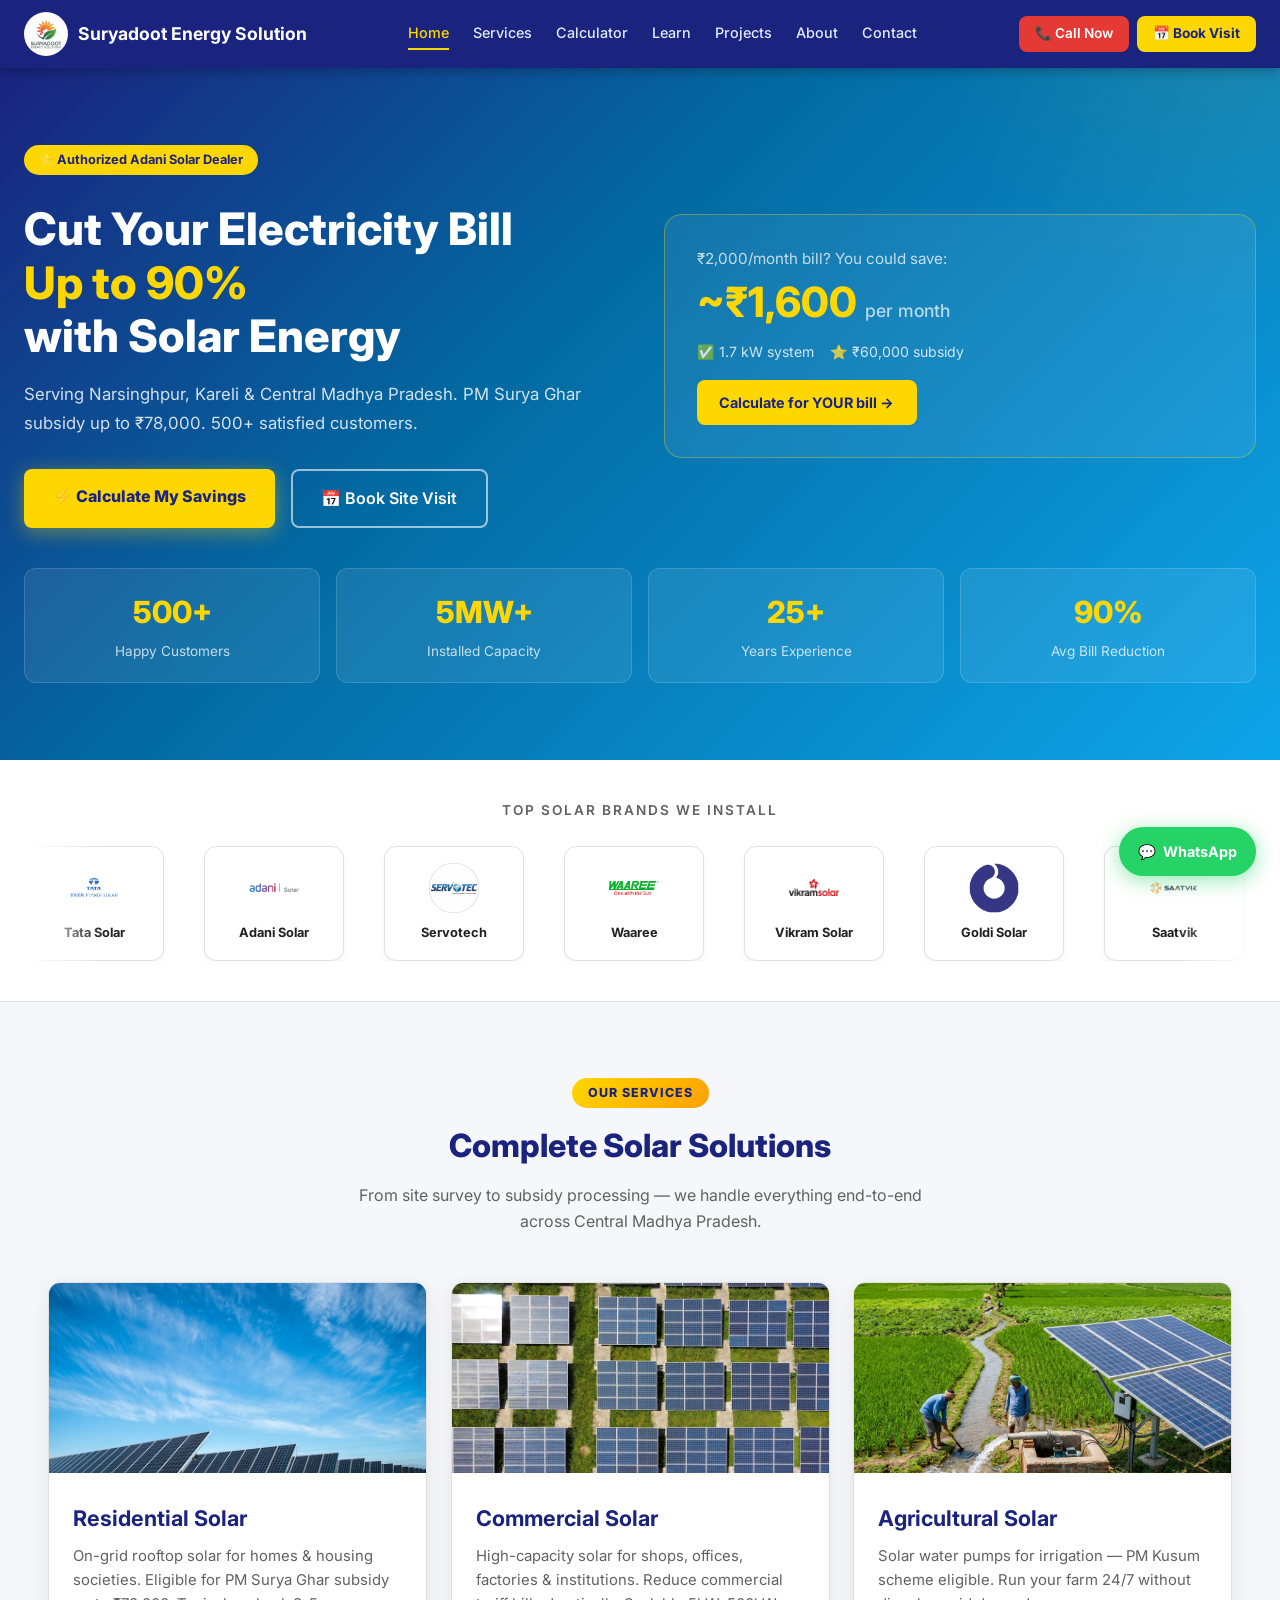
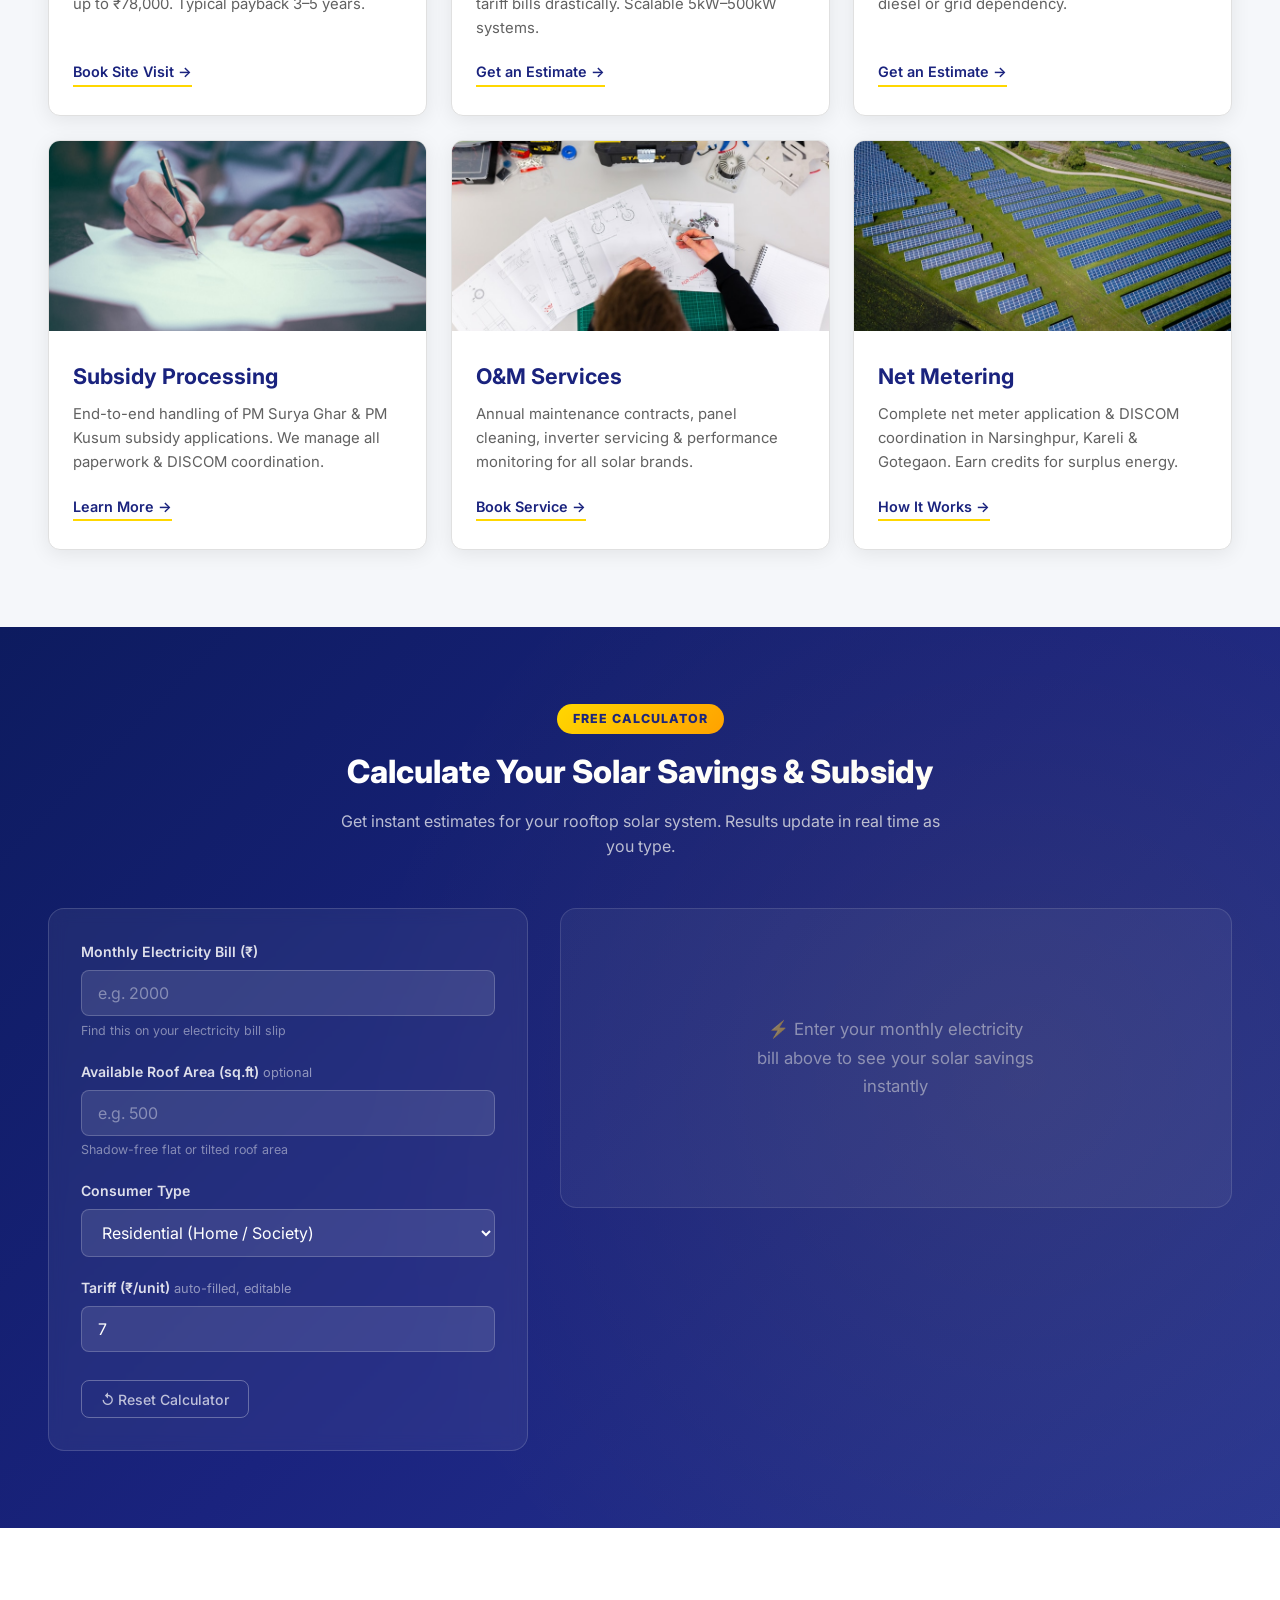
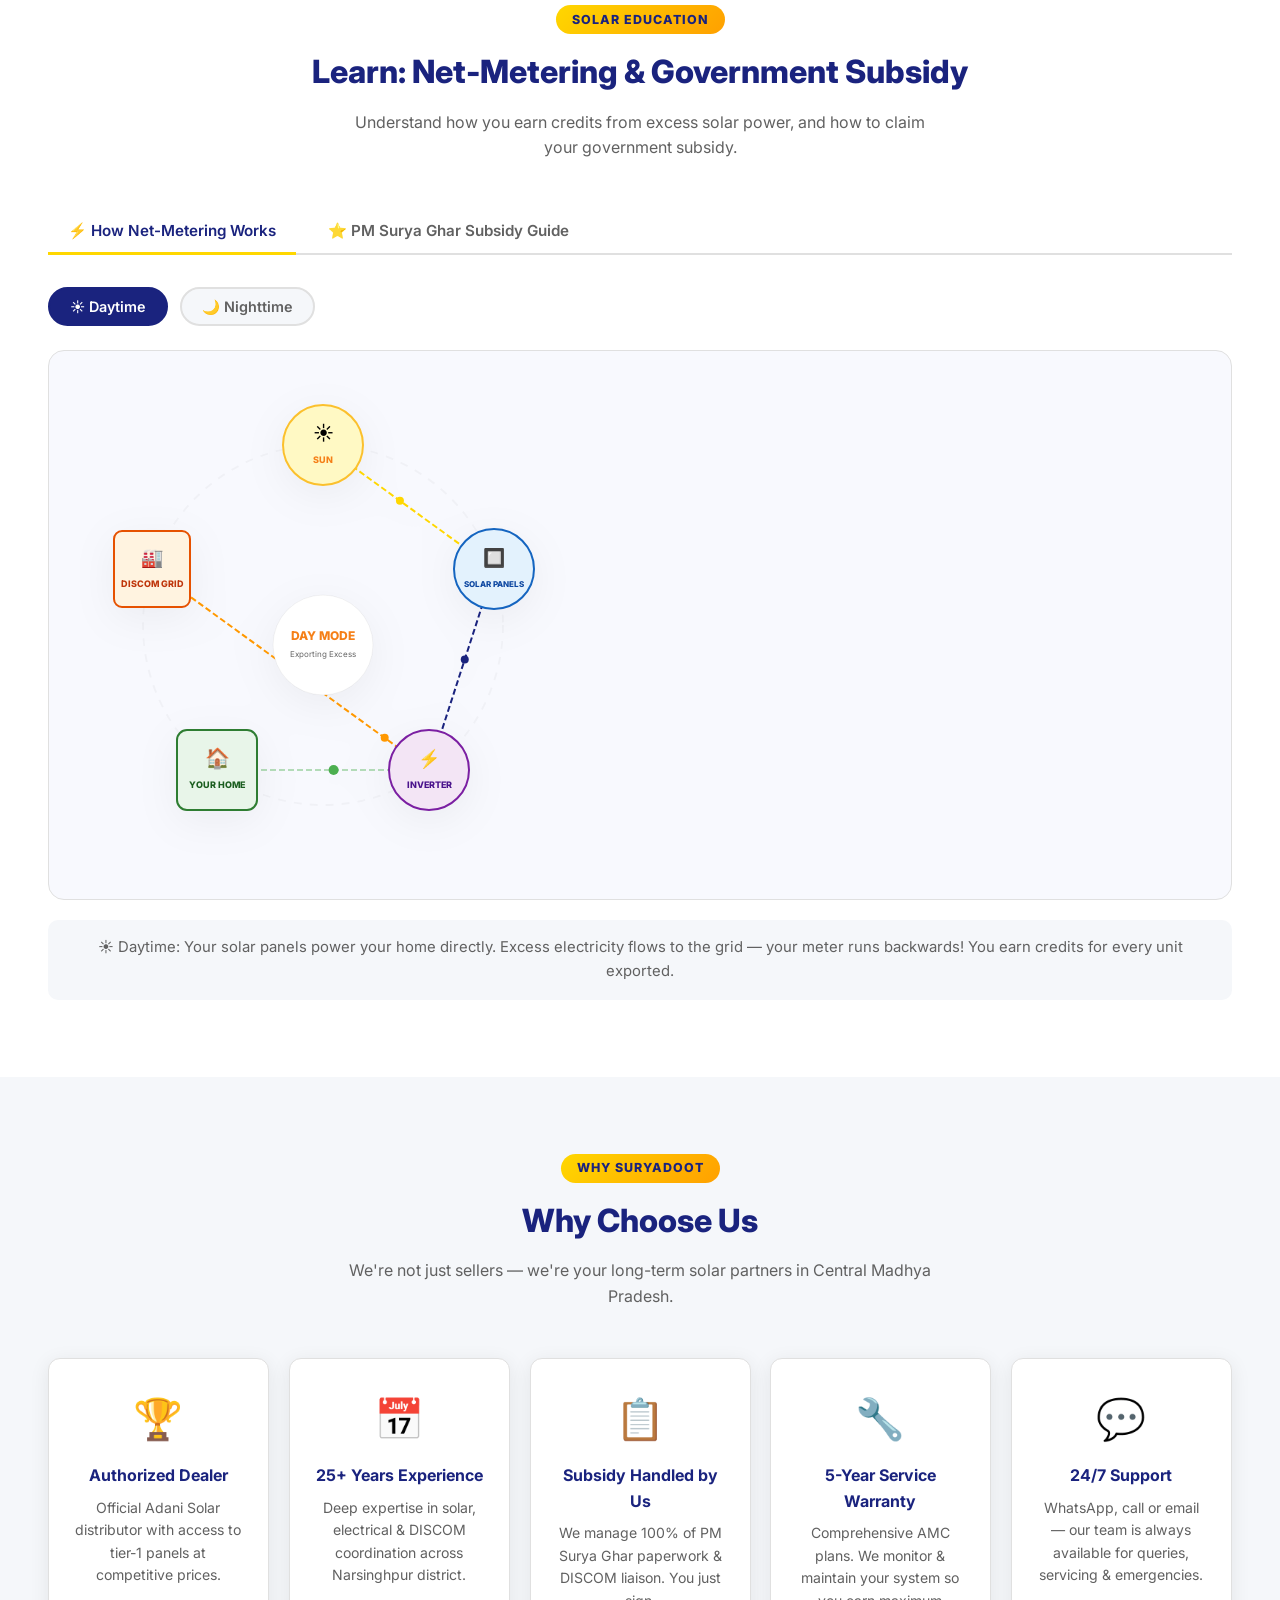
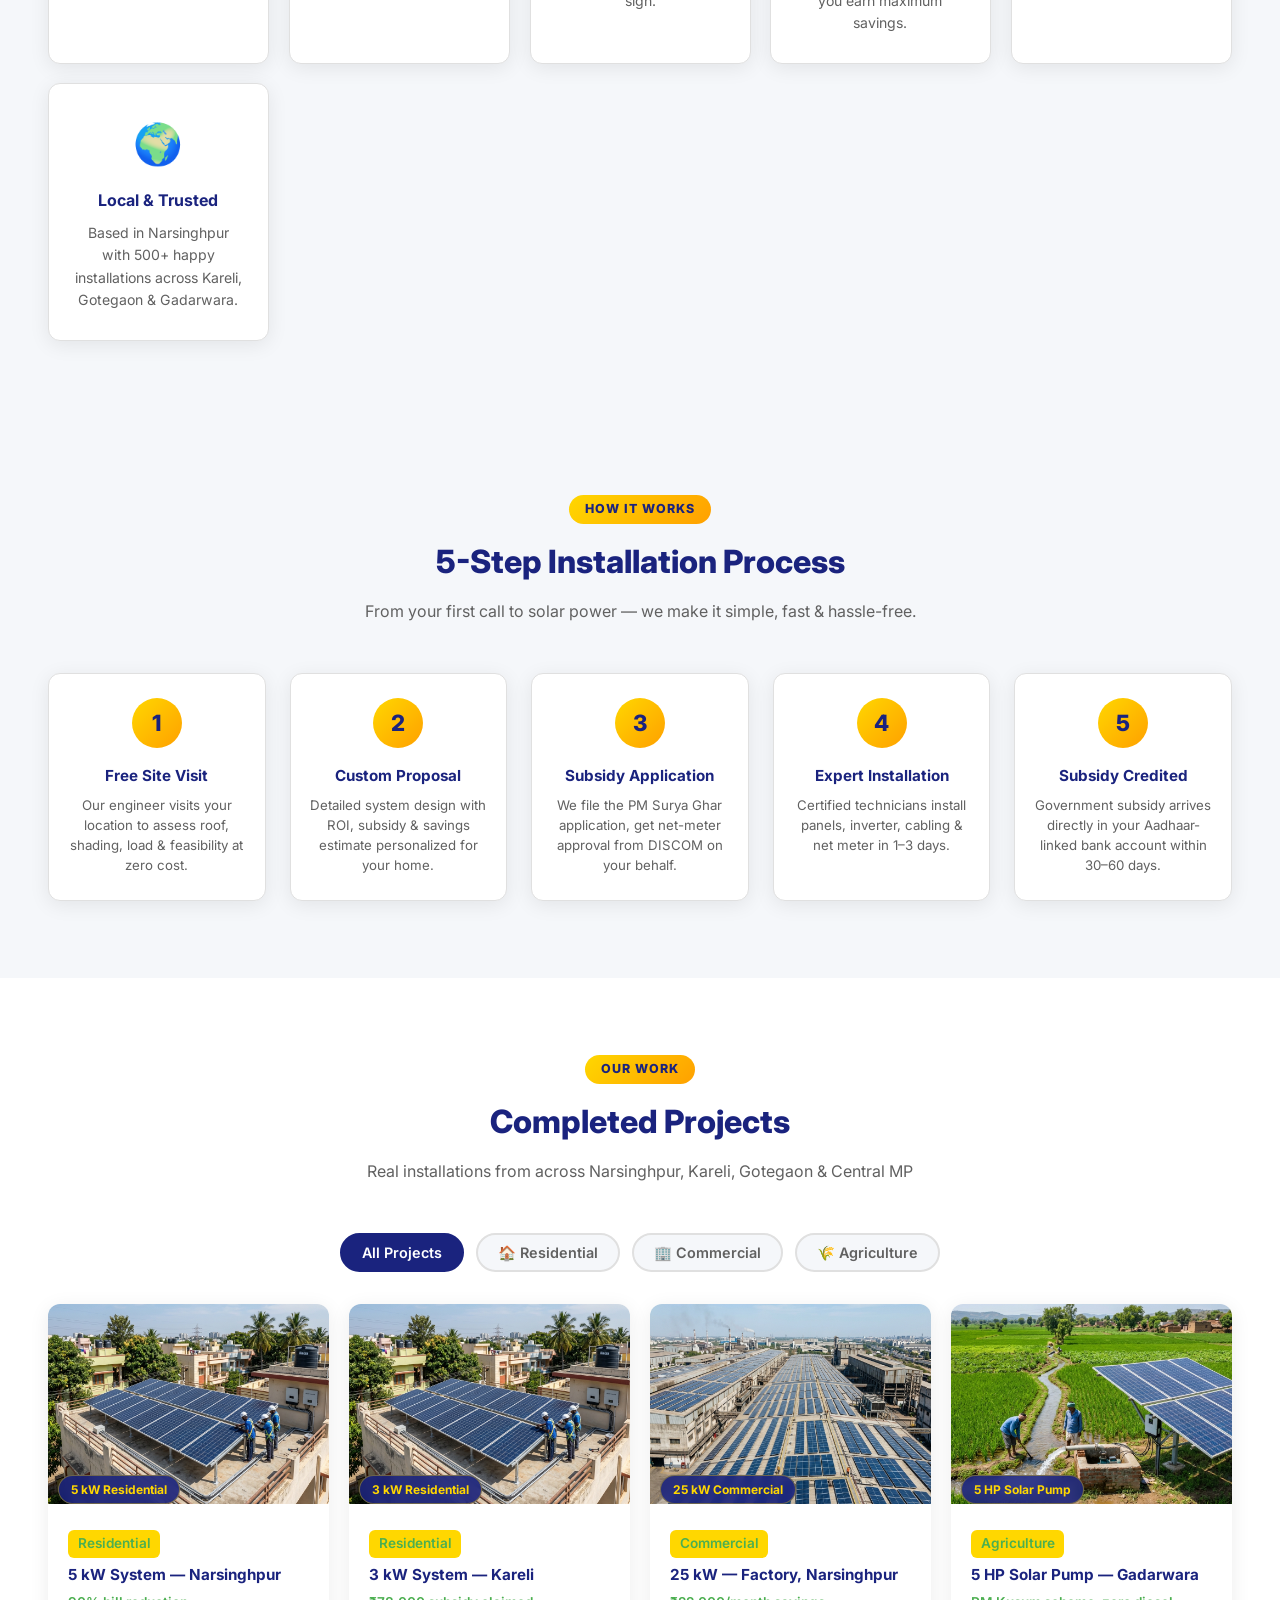
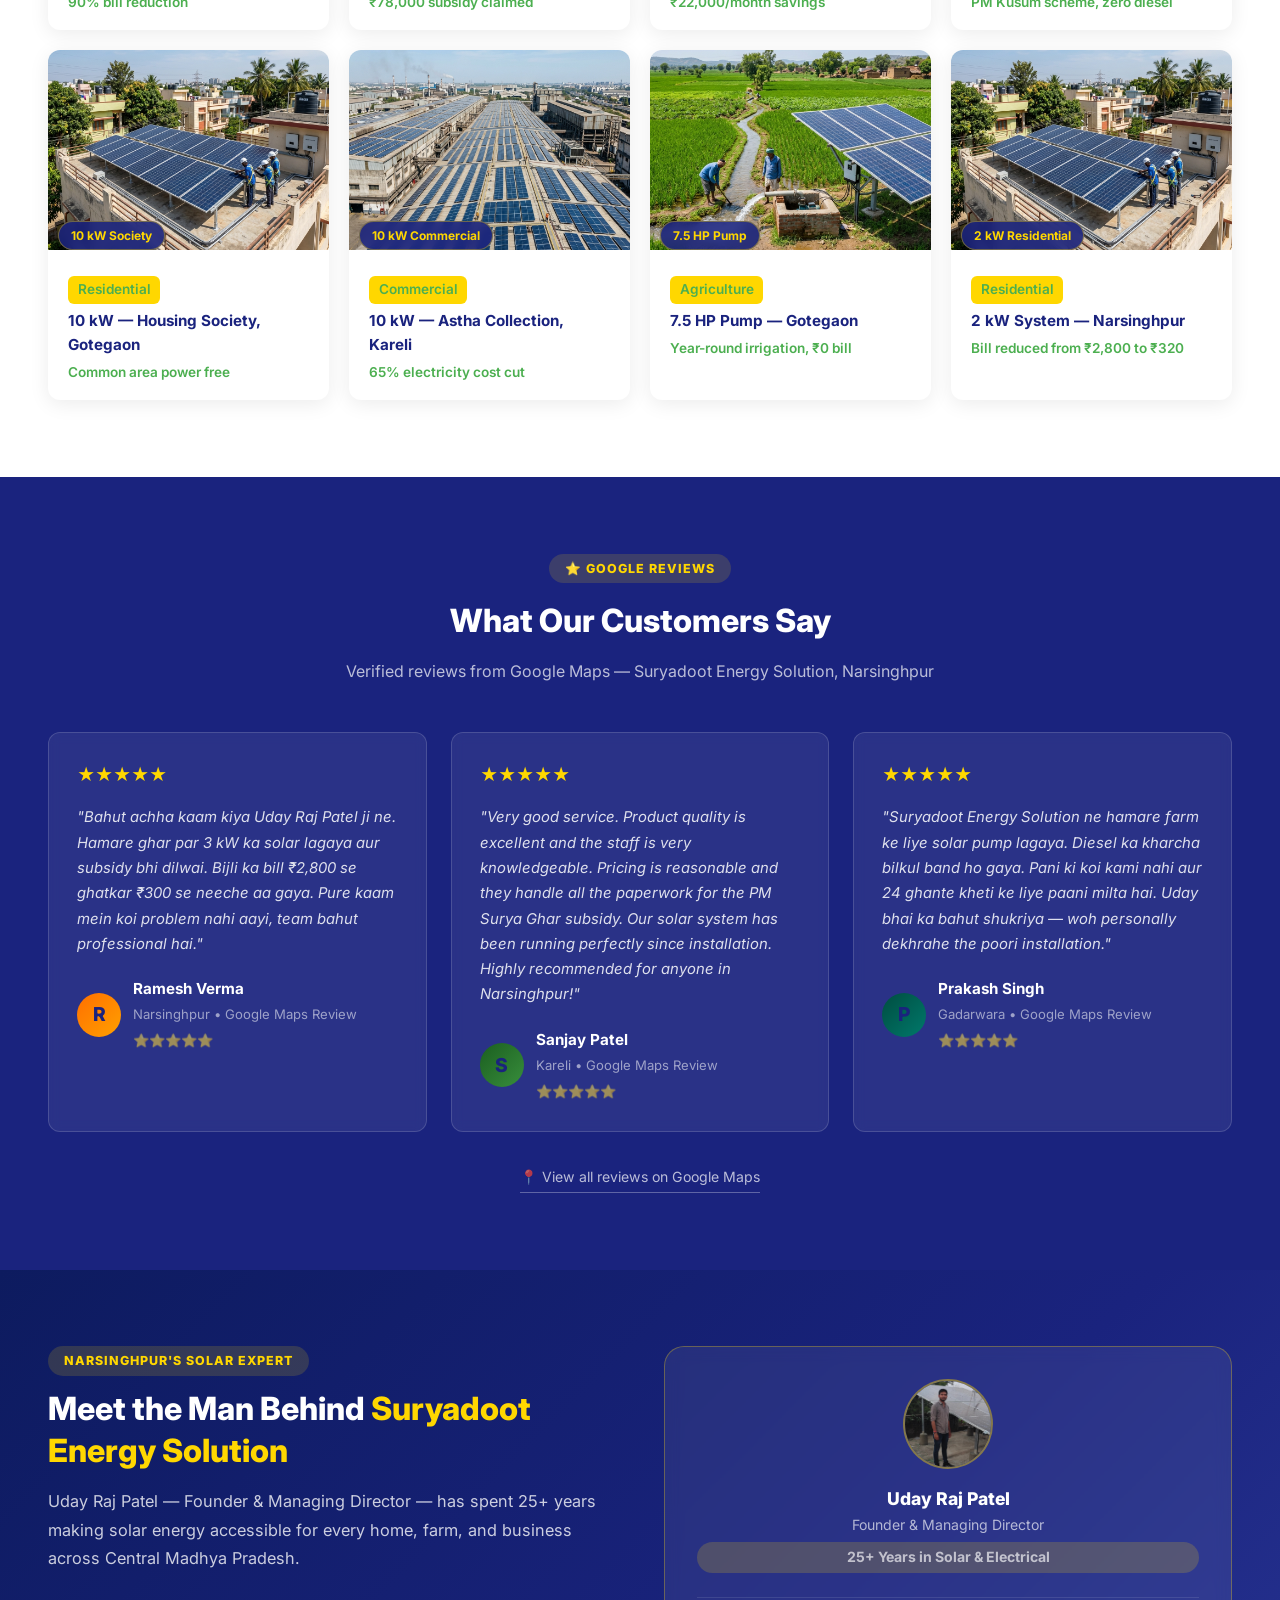
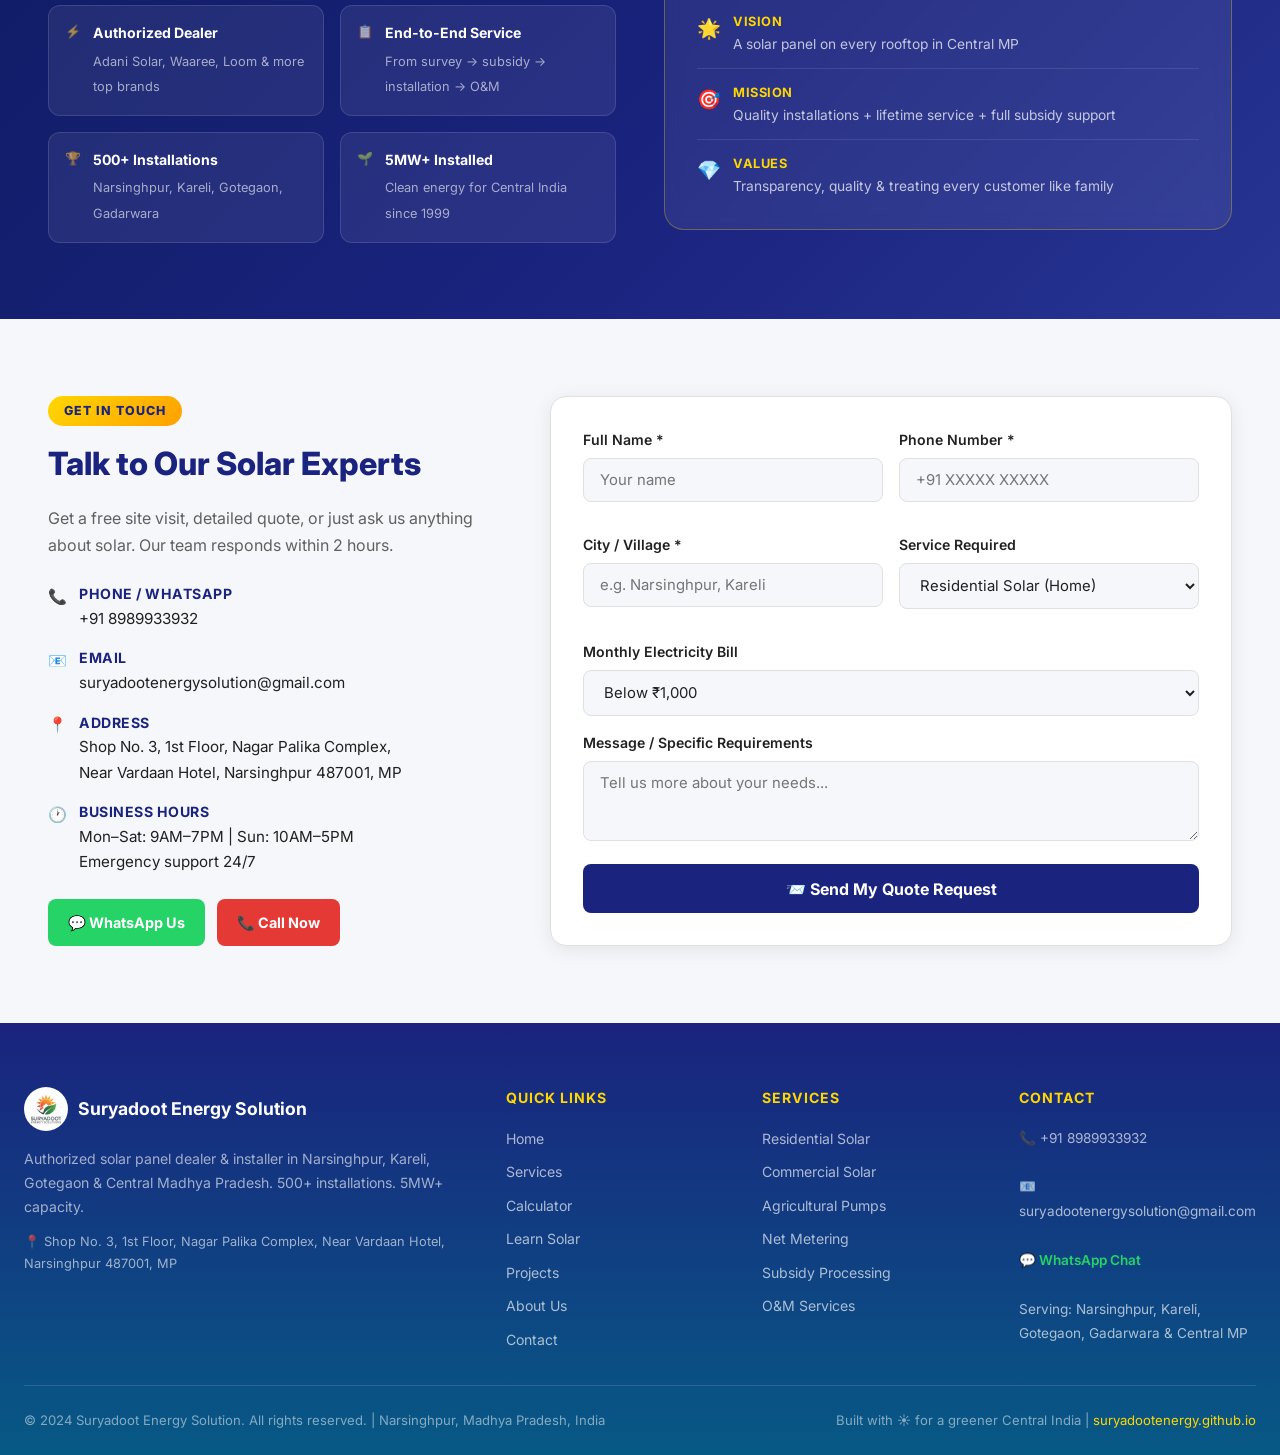
<file: index.html>
<!DOCTYPE html>
<html lang="en">

<head>
  <meta charset="UTF-8">
  <meta name="viewport" content="width=device-width, initial-scale=1.0">
  <meta http-equiv="X-UA-Compatible" content="IE=edge">
  <title>Solar Panel Dealer in Narsinghpur | Subsidy &amp; ROI Calculator | Suryadoot Energy Solution</title>
  <meta name="description"
    content="Calculate solar savings &amp; PM Surya Ghar subsidy instantly. Suryadoot Energy Solution — authorized solar dealer in Narsinghpur, Kareli, Gotegaon. 500+ installations. Free site visit.">
  <meta name="keywords"
    content="solar panel Narsinghpur, PM Surya Ghar subsidy MP, solar dealer Kareli, rooftop solar Madhya Pradesh, Adani solar dealer, net metering MP">
  <link rel="canonical" href="https://suryadootenergy.github.io/">
  <meta property="og:type" content="website">
  <meta property="og:url" content="https://suryadootenergy.github.io/">
  <meta property="og:title" content="Calculate Solar Savings &amp; Subsidy – Suryadoot Energy Solution">
  <meta property="og:description"
    content="Instant solar ROI + PM Surya Ghar subsidy calculator. 500+ satisfied customers in Central India.">
  <meta property="og:image" content="https://suryadootenergy.github.io/assets/images/og-banner.webp">
  <meta property="og:locale" content="en_IN">
  <meta name="twitter:card" content="summary_large_image">
  <meta name="twitter:title" content="Solar Savings Calculator – Suryadoot Energy Solution">
  <meta name="twitter:image" content="https://suryadootenergy.github.io/assets/images/og-banner.webp">
  <link rel="icon" href="logo.jpg" type="image/jpeg">
  <link rel="apple-touch-icon" href="logo.jpg">
  <link rel="preconnect" href="https://fonts.googleapis.com">
  <link rel="preconnect" href="https://fonts.gstatic.com" crossorigin>
  <link href="https://fonts.googleapis.com/css2?family=Inter:wght@400;500;600;700;800&display=swap" rel="stylesheet">
  <link rel="stylesheet" href="style.css">
  <script type="application/ld+json">
  {"@context":"https://schema.org","@type":"LocalBusiness","name":"Suryadoot Energy Solution","description":"Authorized solar panel dealer and installer in Narsinghpur, MP.","url":"https://suryadootenergy.github.io/","telephone":"+91-8989933932","email":"suryadootenergysolution@gmail.com","address":{"@type":"PostalAddress","streetAddress":"Shop No.3, 1st Floor, Nagar Palika Complex, Near Vardaan Hotel","addressLocality":"Narsinghpur","addressRegion":"MP","postalCode":"487001","addressCountry":"IN"},"geo":{"@type":"GeoCoordinates","latitude":22.9497,"longitude":79.1931},"openingHoursSpecification":[{"@type":"OpeningHoursSpecification","dayOfWeek":["Monday","Tuesday","Wednesday","Thursday","Friday","Saturday"],"opens":"09:00","closes":"19:00"},{"@type":"OpeningHoursSpecification","dayOfWeek":"Sunday","opens":"10:00","closes":"17:00"}],"priceRange":"₹₹","areaServed":["Narsinghpur","Kareli","Gotegaon","Gadarwara","Central India"],"sameAs":[]}
  </script>
</head>

<body>

  <!-- NAVBAR -->
  <header id="navbar">
    <div class="nav-container">
      <a href="#home" class="nav-logo">
        <img src="logo.jpg" alt="Suryadoot Energy Solution" width="44" height="44">
        <span>Suryadoot Energy Solution</span>
      </a>
      <button class="nav-toggle" aria-label="Toggle menu" aria-expanded="false">☰</button>
      <nav class="nav-menu" id="navMenu">
        <a href="#home">Home</a>
        <a href="#services">Services</a>
        <a href="#calculator">Calculator</a>
        <a href="#learn">Learn</a>
        <a href="#projects">Projects</a>
        <a href="#about">About</a>
        <a href="#contact">Contact</a>
      </nav>
      <div class="nav-ctas">
        <a href="tel:+918989933932" class="btn-call btn-pulse">📞 Call Now</a>
        <a href="#contact" class="btn-primary">📅 Book Visit</a>
      </div>
    </div>
  </header>

  <!-- HERO -->
  <section id="home" class="hero-section">
    <div class="hero-container">
      <div class="hero-left">
        <span class="hero-badge">⭐ Authorized Adani Solar Dealer</span>
        <h1>Cut Your Electricity Bill<br><span class="hero-gold">Up to 90%</span><br>with Solar Energy</h1>
        <p class="hero-sub">Serving Narsinghpur, Kareli &amp; Central Madhya Pradesh. PM Surya Ghar subsidy up to
          ₹78,000. 500+ satisfied customers.</p>
        <div class="hero-ctas">
          <a href="#calculator" class="btn-hero-primary">⚡ Calculate My Savings</a>
          <a href="#contact" class="btn-hero-secondary">📅 Book Site Visit</a>
        </div>
      </div>
      <div class="hero-right">
        <div class="hero-teaser-card">
          <p class="teaser-label">₹2,000/month bill? You could save:</p>
          <div class="teaser-saving">~₹1,600 <span>per month</span></div>
          <div class="teaser-meta">
            <span>✅ 1.7 kW system</span>
            <span>⭐ ₹60,000 subsidy</span>
          </div>
          <a href="#calculator" class="btn-teaser">Calculate for YOUR bill →</a>
        </div>
      </div>
    </div>
    <div class="hero-stats">
      <div class="stat-item"><span class="stat-num">500+</span><span>Happy Customers</span></div>
      <div class="stat-item"><span class="stat-num">5MW+</span><span>Installed Capacity</span></div>
      <div class="stat-item"><span class="stat-num">25+</span><span>Years Experience</span></div>
      <div class="stat-item"><span class="stat-num">90%</span><span>Avg Bill Reduction</span></div>
    </div>
  </section>

  <!-- BRANDS -->
  <div class="brands-section">
    <h3>Top Solar Brands We Install</h3>
    <div class="brands-track-wrapper">
      <div class="brands-track">
        <div class="brand-item"><img src="assets/images/logos/Tata_Power_Solar_logo.png" alt="Tata Solar"><span>Tata
            Solar</span></div>
        <div class="brand-item"><img src="assets/images/logos/Adani_logo.png" alt="Adani Solar"><span>Adani Solar</span>
        </div>
        <div class="brand-item"><img src="assets/images/logos/Servotech_logo.jpeg"
            alt="Servotech"><span>Servotech</span></div>
        <div class="brand-item"><img src="assets/images/logos/Waaree_logo.png" alt="Waaree"><span>Waaree</span></div>
        <div class="brand-item"><img src="assets/images/logos/Vikram_Solar_logo.png" alt="Vikram Solar"><span>Vikram
            Solar</span></div>
        <div class="brand-item"><img src="assets/images/logos/Goldi_logo.png" alt="Goldi Solar"><span>Goldi Solar</span>
        </div>
        <div class="brand-item"><img src="assets/images/logos/Saatvik_logo.jpeg" alt="Saatvik"><span>Saatvik</span>
        </div>
        <div class="brand-item"><img src="assets/images/logos/Renewsys_logo.png" alt="Renewsys"><span>Renewsys</span>
        </div>
        <div class="brand-item"><img src="assets/images/logos/Loom_logo.jpeg" alt="Loom Solar"><span>Loom Solar</span>
        </div>
        <div class="brand-item"><img src="assets/images/logos/Patanjali_logo.png" alt="Patanjali"><span>Patanjali</span>
        </div>
        <div class="brand-item"><img src="assets/images/logos/Tata_Power_Solar_logo.png" alt="Tata Solar"><span>Tata
            Solar</span></div>
        <div class="brand-item"><img src="assets/images/logos/Adani_logo.png" alt="Adani Solar"><span>Adani Solar</span>
        </div>
        <div class="brand-item"><img src="assets/images/logos/Servotech_logo.jpeg"
            alt="Servotech"><span>Servotech</span></div>
        <div class="brand-item"><img src="assets/images/logos/Waaree_logo.png" alt="Waaree"><span>Waaree</span></div>
        <div class="brand-item"><img src="assets/images/logos/Vikram_Solar_logo.png" alt="Vikram Solar"><span>Vikram
            Solar</span></div>
        <div class="brand-item"><img src="assets/images/logos/Goldi_logo.png" alt="Goldi Solar"><span>Goldi Solar</span>
        </div>
        <div class="brand-item"><img src="assets/images/logos/Saatvik_logo.jpeg" alt="Saatvik"><span>Saatvik</span>
        </div>
        <div class="brand-item"><img src="assets/images/logos/Renewsys_logo.png" alt="Renewsys"><span>Renewsys</span>
        </div>
        <div class="brand-item"><img src="assets/images/logos/Loom_logo.jpeg" alt="Loom Solar"><span>Loom Solar</span>
        </div>
        <div class="brand-item"><img src="assets/images/logos/Patanjali_logo.png" alt="Patanjali"><span>Patanjali</span>
        </div>
      </div>
    </div>
  </div>

  <!-- SERVICES -->
  <section id="services" class="services-section section-fade">
    <div class="section-container">
      <div class="section-header">
        <span class="section-badge">Our Services</span>
        <h2>Complete Solar Solutions</h2>
        <p>From site survey to subsidy processing — we handle everything end-to-end across Central Madhya Pradesh.</p>
      </div>
      <div class="services-grid">
        <div class="service-card">
          <div class="service-img-wrapper">
            <img src="assets/images/services/residential.jpg" alt="Residential Solar">
          </div>
          <div class="service-content">
            <h3>Residential Solar</h3>
            <p>On-grid rooftop solar for homes &amp; housing societies. Eligible for PM Surya Ghar subsidy up to
              ₹78,000. Typical payback 3–5 years.</p>
            <a href="#contact" class="service-link">Book Site Visit →</a>
          </div>
        </div>
        <div class="service-card">
          <div class="service-img-wrapper">
            <img src="assets/images/services/commercial.jpg" alt="Commercial Solar">
          </div>
          <div class="service-content">
            <h3>Commercial Solar</h3>
            <p>High-capacity solar for shops, offices, factories &amp; institutions. Reduce commercial tariff bills
              drastically. Scalable 5kW–500kW systems.</p>
            <a href="#contact" class="service-link">Get an Estimate →</a>
          </div>
        </div>
        <div class="service-card">
          <div class="service-img-wrapper">
            <img src="assets/images/solar_agriculture.jpg" alt="Agricultural Solar">
          </div>
          <div class="service-content">
            <h3>Agricultural Solar</h3>
            <p>Solar water pumps for irrigation — PM Kusum scheme eligible. Run your farm 24/7 without diesel or grid
              dependency.</p>
            <a href="#contact" class="service-link">Get an Estimate →</a>
          </div>
        </div>
        <div class="service-card">
          <div class="service-img-wrapper">
            <img src="assets/images/services/subsidy.jpg" alt="Subsidy Processing">
          </div>
          <div class="service-content">
            <h3>Subsidy Processing</h3>
            <p>End-to-end handling of PM Surya Ghar &amp; PM Kusum subsidy applications. We manage all paperwork &amp;
              DISCOM coordination.</p>
            <a href="#learn" class="service-link">Learn More →</a>
          </div>
        </div>
        <div class="service-card">
          <div class="service-img-wrapper">
            <img src="assets/images/services/om.jpg" alt="O&M Services">
          </div>
          <div class="service-content">
            <h3>O&amp;M Services</h3>
            <p>Annual maintenance contracts, panel cleaning, inverter servicing &amp; performance monitoring for all
              solar brands.</p>
            <a href="#contact" class="service-link">Book Service →</a>
          </div>
        </div>
        <div class="service-card">
          <div class="service-img-wrapper">
            <img src="assets/images/services/netmetering.jpg" alt="Net Metering">
          </div>
          <div class="service-content">
            <h3>Net Metering</h3>
            <p>Complete net meter application &amp; DISCOM coordination in Narsinghpur, Kareli &amp; Gotegaon. Earn
              credits for surplus energy.</p>
            <a href="#learn" class="service-link">How It Works →</a>
          </div>
        </div>
      </div>
    </div>
  </section>

  <!-- CALCULATOR -->
  <section id="calculator" class="calculator-section section-fade">
    <div class="section-container">
      <div class="section-header">
        <span class="section-badge">FREE CALCULATOR</span>
        <h2>Calculate Your Solar Savings &amp; Subsidy</h2>
        <p>Get instant estimates for your rooftop solar system. Results update in real time as you type.</p>
      </div>
      <div class="calc-wrapper">
        <div class="calc-inputs">
          <div class="calc-field">
            <label for="monthlyBill">Monthly Electricity Bill (₹)</label>
            <input type="number" id="monthlyBill" placeholder="e.g. 2000" min="500" max="100000" inputmode="numeric"
              autocomplete="off">
            <span class="field-hint">Find this on your electricity bill slip</span>
          </div>
          <div class="calc-field">
            <label for="roofArea">Available Roof Area (sq.ft) <em>optional</em></label>
            <input type="number" id="roofArea" placeholder="e.g. 500" min="50" max="10000" inputmode="numeric">
            <span class="field-hint">Shadow-free flat or tilted roof area</span>
          </div>
          <div class="calc-field">
            <label for="consumerType">Consumer Type</label>
            <select id="consumerType">
              <option value="residential">Residential (Home / Society)</option>
              <option value="commercial">Commercial (Shop / Office)</option>
            </select>
          </div>
          <div class="calc-field">
            <label for="tariffRate">Tariff (₹/unit) <em>auto-filled, editable</em></label>
            <input type="number" id="tariffRate" step="0.1" min="3" max="20">
          </div>
          <button class="btn-calc-reset" id="calcReset">↺ Reset Calculator</button>
        </div>
        <div class="calc-results" id="calcResults">
          <div class="results-placeholder" id="resultsPlaceholder">
            <p>⚡ Enter your monthly electricity bill above to see your solar savings instantly</p>
          </div>
          <div class="results-grid" id="resultsGrid" style="display:none">
            <div class="result-card result-highlight">
              <span class="result-icon">⚡</span>
              <span class="result-label">Recommended System</span>
              <span class="result-value" id="res-size">—</span>
            </div>
            <div class="result-card">
              <span class="result-icon">📈</span>
              <span class="result-label">Monthly Generation</span>
              <span class="result-value" id="res-gen">—</span>
            </div>
            <div class="result-card result-green">
              <span class="result-icon">💰</span>
              <span class="result-label">Monthly Savings</span>
              <span class="result-value" id="res-saving">—</span>
            </div>
            <div class="result-card result-green">
              <span class="result-icon">⭐</span>
              <span class="result-label">PM Surya Ghar Subsidy</span>
              <span class="result-value" id="res-subsidy">—</span>
            </div>
            <div class="result-card">
              <span class="result-icon">💵</span>
              <span class="result-label">Net Cost After Subsidy</span>
              <span class="result-value" id="res-netcost">—</span>
            </div>
            <div class="result-card">
              <span class="result-icon">⏱️</span>
              <span class="result-label">Payback Period</span>
              <span class="result-value" id="res-payback">—</span>
            </div>
            <div class="result-card result-eco">
              <span class="result-icon">🌿</span>
              <span class="result-label">Trees Equivalent / yr</span>
              <span class="result-value" id="res-trees">—</span>
            </div>
            <div class="result-card result-eco">
              <span class="result-icon">🌍</span>
              <span class="result-label">CO₂ Saved / Year</span>
              <span class="result-value" id="res-co2">—</span>
            </div>
          </div>
          <div class="calc-result-ctas" id="calcCTAs" style="display:none">
            <a href="#" id="btnWAQuote" class="btn-wa-quote" target="_blank" rel="noopener">💬 Get Quote on WhatsApp</a>
            <a href="#contact" class="btn-visit-quote">📅 Book Free Site Visit</a>
          </div>
        </div>
      </div>
    </div>
  </section>

  <!-- EDUCATION HUB -->
  <section id="learn" class="education-section section-fade">
    <div class="section-container">
      <div class="section-header">
        <span class="section-badge">Solar Education</span>
        <h2>Learn: Net-Metering &amp; Government Subsidy</h2>
        <p>Understand how you earn credits from excess solar power, and how to claim your government subsidy.</p>
      </div>
      <div class="edu-tabs">
        <button class="edu-tab active" data-tab="netmeter">⚡ How Net-Metering Works</button>
        <button class="edu-tab" data-tab="subsidy">⭐ PM Surya Ghar Subsidy Guide</button>
      </div>

      <!-- Tab 1: Net Metering -->
      <div class="edu-panel active" id="tab-netmeter">
        <div class="nm-controls">
          <button class="nm-toggle active" data-mode="day">☀️ Daytime</button>
          <button class="nm-toggle" data-mode="night">🌙 Nighttime</button>
        </div>
        <div class="nm-diagram">
          <svg id="nmSvg" viewBox="0 0 500 500" xmlns="http://www.w3.org/2000/svg" class="day-mode">
            <!-- Background Circular Track -->
            <circle cx="250" cy="250" r="180" fill="none" stroke="rgba(0,0,0,0.03)" stroke-width="2" stroke-dasharray="8 8" />
            
            <!-- Flow Paths (Pentagon Shape) -->
            <!-- Sun (250,70) -> Solar (421,194) -->
            <path id="flowSunSolar" d="M250,70 L421,194" fill="none" class="flow-path day-only" stroke="#FFD700" stroke-width="2" opacity="0.4" />
            <!-- Solar (421,194) -> Inverter (356,395) -->
            <path id="flowSolarInv" d="M421,194 L356,395" fill="none" class="flow-path day-only" stroke="#1A237E" stroke-width="2" opacity="0.4" />
            <!-- Inverter (356,395) -> Home (144,395) -->
            <path id="flowInvHome" d="M356,395 L144,395" fill="none" class="flow-path always-on" stroke="#4CAF50" stroke-width="2" opacity="0.4" />
            
            <!-- Day: Inverter (356,395) -> Grid (79,194) -->
            <path id="flowInvGrid" d="M356,395 L79,194" fill="none" class="flow-path day-only" stroke="#FF9800" stroke-width="2" stroke-dasharray="8 4" opacity="0.6" />
            
            <!-- Night: Grid (79,194) -> Inverter (356,395) -->
            <path id="flowGridInv" d="M79,194 L356,395" fill="none" class="flow-path night-only" stroke="#9C27B0" stroke-width="2" stroke-dasharray="8 4" opacity="0.6" style="display:none" />

            <!-- Animated Flow Dots -->
            <circle r="4" fill="#FFD700" class="flow-dot sun-solar day-only">
              <animateMotion dur="2s" repeatCount="indefinite" path="M250,70 L421,194" />
            </circle>
            <circle r="4" fill="#1A237E" class="flow-dot solar-inv day-only">
              <animateMotion dur="2s" repeatCount="indefinite" path="M421,194 L356,395" />
            </circle>
            <circle r="5" fill="#4CAF50" class="flow-dot inv-home">
              <animateMotion dur="2s" repeatCount="indefinite" path="M356,395 L144,395" />
            </circle>
            
            <circle r="4" fill="#FF9800" class="flow-dot inv-grid day-only">
              <animateMotion dur="2.5s" repeatCount="indefinite" path="M356,395 L79,194" />
            </circle>
            <circle r="4" fill="#9C27B0" class="flow-dot grid-inv night-only" style="display:none">
              <animateMotion dur="2.5s" repeatCount="indefinite" path="M79,194 L356,395" />
            </circle>

            <!-- NODES -->
            
            <!-- SUN Node (Top) -->
            <g transform="translate(250, 70)" class="node node-sun">
              <circle r="40" fill="#FFF9C4" stroke="#FBC02D" stroke-width="2" />
              <text y="-5" text-anchor="middle" font-size="20">☀️</text>
              <text y="18" text-anchor="middle" font-size="9" font-weight="800" fill="#F57F17">SUN</text>
            </g>

            <!-- SOLAR Node (Right-Top) -->
            <g transform="translate(421, 194)" class="node node-solar">
              <circle r="40" fill="#E3F2FD" stroke="#1565C0" stroke-width="2" />
              <text y="-5" text-anchor="middle" font-size="18">🔲</text>
              <text y="18" text-anchor="middle" font-size="8" font-weight="800" fill="#0D47A1">SOLAR PANELS</text>
            </g>

            <!-- INVERTER Node (Right-Bottom) -->
            <g transform="translate(356, 395)" class="node node-inv">
              <circle r="40" fill="#F3E5F5" stroke="#7B1FA2" stroke-width="2" />
              <text y="-5" text-anchor="middle" font-size="18">⚡</text>
              <text y="18" text-anchor="middle" font-size="9" font-weight="800" fill="#4A148C">INVERTER</text>
            </g>

            <!-- YOUR HOME Node (Left-Bottom) -->
            <g transform="translate(144, 395)" class="node node-home">
              <rect x="-40" y="-40" width="80" height="80" rx="10" fill="#E8F5E9" stroke="#2E7D32" stroke-width="2" />
              <text y="-5" text-anchor="middle" font-size="20">🏠</text>
              <text y="18" text-anchor="middle" font-size="9" font-weight="800" fill="#1B5E20">YOUR HOME</text>
            </g>

            <!-- DISCOM GRID Node (Left-Top) -->
            <g transform="translate(79, 194)" class="node node-grid">
              <rect x="-38" y="-38" width="76" height="76" rx="8" fill="#FFF3E0" stroke="#E65100" stroke-width="2" />
              <text y="-5" text-anchor="middle" font-size="18">🏭</text>
              <text y="18" text-anchor="middle" font-size="9" font-weight="800" fill="#BF360C">DISCOM GRID</text>
            </g>

            <!-- Center Status Indicator -->
            <circle cx="250" cy="270" r="50" fill="white" stroke="rgba(0,0,0,0.05)" />
            <g class="day-only">
               <text x="250" y="265" text-anchor="middle" fill="#F57F17" font-weight="800" font-size="12">DAY MODE</text>
               <text x="250" y="282" text-anchor="middle" fill="#666" font-size="8">Exporting Excess</text>
            </g>
            <g class="night-only" style="display:none">
               <text x="250" y="265" text-anchor="middle" fill="#7B1FA2" font-weight="800" font-size="12">NIGHT MODE</text>
               <text x="250" y="282" text-anchor="middle" fill="#666" font-size="8">Importing Credits</text>
            </g>

            <!-- DEF Definitions (Markers Re-added) -->
            <defs>
              <marker id="arrowGold" markerWidth="8" markerHeight="8" refX="6" refY="3" orient="auto">
                <path d="M0,0 L0,6 L8,3 z" fill="#FFD700" />
              </marker>
              <marker id="arrowBlue" markerWidth="8" markerHeight="8" refX="6" refY="3" orient="auto">
                <path d="M0,0 L0,6 L8,3 z" fill="#1A237E" />
              </marker>
              <marker id="arrowGreen" markerWidth="8" markerHeight="8" refX="6" refY="3" orient="auto">
                <path d="M0,0 L0,6 L8,3 z" fill="#4CAF50" />
              </marker>
              <marker id="arrowOrange" markerWidth="8" markerHeight="8" refX="6" refY="3" orient="auto">
                <path d="M0,0 L0,6 L8,3 z" fill="#FF9800" />
              </marker>
              <marker id="arrowPurple" markerWidth="8" markerHeight="8" refX="6" refY="3" orient="auto">
                <path d="M0,0 L0,6 L8,3 z" fill="#9C27B0" />
              </marker>
            </defs>
          </svg>
        </div>
        <p class="nm-caption" id="nmCaption">☀️ Daytime: Your solar panels power your home directly. Excess electricity
          flows to the grid — your meter runs backwards! You earn credits for every unit exported.</p>
      </div>

      <!-- Tab 2: Subsidy Guide -->
      <div class="edu-panel" id="tab-subsidy">
        <div class="subsidy-grid">
          <div class="subsidy-card">
            <h3>✅ PM Surya Ghar Eligibility</h3>
            <ul class="checklist">
              <li>Indian citizen with residential electricity connection</li>
              <li>Roof-top installation only (no ground-mounted)</li>
              <li>Grid-connected (on-grid) system — no off-grid</li>
              <li>Roof/property ownership or owner's written consent</li>
              <li>Valid consumer number with DISCOM (MPPKVVCL / MPMKVVCL)</li>
              <li>Aadhaar-linked bank account for direct subsidy transfer</li>
              <li>Net metering approved by DISCOM before installation</li>
            </ul>
          </div>
          <div class="subsidy-card">
            <h3>📄 Documents Checklist</h3>
            <ul class="checklist checklist-docs">
              <li>Latest 3 months' electricity bills (with Consumer ID)</li>
              <li>Aadhaar card (applicant + property owner)</li>
              <li>PAN card</li>
              <li>Bank passbook / cancelled cheque</li>
              <li>Property ownership proof (sale deed / khatauni)</li>
              <li>Geo-tagged rooftop photographs (min 4 angles)</li>
              <li>Signed application form (Suryadoot will help you fill)</li>
            </ul>
            <a href="assets/checklist.pdf" class="btn-download" download>⬇ Download Full Checklist PDF</a>
          </div>
        </div>
        <div class="subsidy-slabs">
          <h3>⭐ Subsidy Slab Table (PM Surya Ghar 2024)</h3>
          <table class="slab-table">
            <thead>
              <tr>
                <th>System Size</th>
                <th>Central Subsidy</th>
                <th>Net Cost (approx)</th>
              </tr>
            </thead>
            <tbody>
              <tr>
                <td>Up to 1 kW</td>
                <td>₹30,000</td>
                <td>~₹25,000</td>
              </tr>
              <tr>
                <td>1 kW – 2 kW</td>
                <td>₹60,000</td>
                <td>~₹50,000</td>
              </tr>
              <tr>
                <td>2 kW – 3 kW</td>
                <td>₹78,000</td>
                <td>~₹87,000</td>
              </tr>
              <tr>
                <td>Above 3 kW</td>
                <td>₹78,000 (cap)</td>
                <td>Varies</td>
              </tr>
            </tbody>
          </table>
          <p class="slab-note">* Subsidy values from MNRE order 2024. Suryadoot handles the entire subsidy application
            process for you at no extra charge.</p>
        </div>
      </div>
    </div>
  </section>

  <!-- WHY CHOOSE US -->
  <section id="why-us" class="why-section section-fade">
    <div class="section-container">
      <div class="section-header">
        <span class="section-badge">Why Suryadoot</span>
        <h2>Why Choose Us</h2>
        <p>We're not just sellers — we're your long-term solar partners in Central Madhya Pradesh.</p>
      </div>
      <div class="why-grid">
        <div class="why-card">
          <div class="why-icon">🏆</div>
          <h3>Authorized Dealer</h3>
          <p>Official Adani Solar distributor with access to tier-1 panels at competitive prices.</p>
        </div>
        <div class="why-card">
          <div class="why-icon">📅</div>
          <h3>25+ Years Experience</h3>
          <p>Deep expertise in solar, electrical &amp; DISCOM coordination across Narsinghpur district.</p>
        </div>
        <div class="why-card">
          <div class="why-icon">📋</div>
          <h3>Subsidy Handled by Us</h3>
          <p>We manage 100% of PM Surya Ghar paperwork &amp; DISCOM liaison. You just sign.</p>
        </div>
        <div class="why-card">
          <div class="why-icon">🔧</div>
          <h3>5-Year Service Warranty</h3>
          <p>Comprehensive AMC plans. We monitor &amp; maintain your system so you earn maximum savings.</p>
        </div>
        <div class="why-card">
          <div class="why-icon">💬</div>
          <h3>24/7 Support</h3>
          <p>WhatsApp, call or email — our team is always available for queries, servicing &amp; emergencies.</p>
        </div>
        <div class="why-card">
          <div class="why-icon">🌍</div>
          <h3>Local &amp; Trusted</h3>
          <p>Based in Narsinghpur with 500+ happy installations across Kareli, Gotegaon &amp; Gadarwara.</p>
        </div>
      </div>
    </div>
  </section>

  <!-- INSTALLATION PROCESS -->
  <section class="process-section section-fade">
    <div class="section-container">
      <div class="section-header">
        <span class="section-badge">How It Works</span>
        <h2>5-Step Installation Process</h2>
        <p>From your first call to solar power — we make it simple, fast &amp; hassle-free.</p>
      </div>
      <div class="process-steps">
        <div class="process-step">
          <div class="step-number">1</div>
          <h3>Free Site Visit</h3>
          <p>Our engineer visits your location to assess roof, shading, load &amp; feasibility at zero cost.</p>
        </div>
        <div class="process-step">
          <div class="step-number">2</div>
          <h3>Custom Proposal</h3>
          <p>Detailed system design with ROI, subsidy &amp; savings estimate personalized for your home.</p>
        </div>
        <div class="process-step">
          <div class="step-number">3</div>
          <h3>Subsidy Application</h3>
          <p>We file the PM Surya Ghar application, get net-meter approval from DISCOM on your behalf.</p>
        </div>
        <div class="process-step">
          <div class="step-number">4</div>
          <h3>Expert Installation</h3>
          <p>Certified technicians install panels, inverter, cabling &amp; net meter in 1–3 days.</p>
        </div>
        <div class="process-step">
          <div class="step-number">5</div>
          <h3>Subsidy Credited</h3>
          <p>Government subsidy arrives directly in your Aadhaar-linked bank account within 30–60 days.</p>
        </div>
      </div>
    </div>
  </section>

  <!-- GALLERY -->
  <section id="projects" class="gallery-section section-fade">
    <div class="section-container">
      <div class="section-header">
        <span class="section-badge">Our Work</span>
        <h2>Completed Projects</h2>
        <p>Real installations from across Narsinghpur, Kareli, Gotegaon &amp; Central MP</p>
      </div>
      <div class="gallery-filters">
        <button class="gf-btn active" data-filter="all">All Projects</button>
        <button class="gf-btn" data-filter="residential">🏠 Residential</button>
        <button class="gf-btn" data-filter="commercial">🏢 Commercial</button>
        <button class="gf-btn" data-filter="agriculture">🌾 Agriculture</button>
      </div>
      <div class="gallery-grid" id="galleryGrid">
        <div class="gallery-card" data-cat="residential">
          <div class="gallery-img-wrapper">
            <img src="assets/images/solar_residential.jpg" alt="5 kW Residential Solar — Narsinghpur" loading="lazy">
            <div class="gallery-img-badge">5 kW Residential</div>
          </div>
          <div class="gallery-card-info">
            <span class="card-tag">Residential</span>
            <strong>5 kW System — Narsinghpur</strong>
            <span>90% bill reduction</span>
          </div>
        </div>
        <div class="gallery-card" data-cat="residential">
          <div class="gallery-img-wrapper">
            <img src="assets/images/solar_residential.jpg" alt="3 kW Residential Solar — Kareli" loading="lazy">
            <div class="gallery-img-badge">3 kW Residential</div>
          </div>
          <div class="gallery-card-info">
            <span class="card-tag">Residential</span>
            <strong>3 kW System — Kareli</strong>
            <span>₹78,000 subsidy claimed</span>
          </div>
        </div>
        <div class="gallery-card" data-cat="commercial">
          <div class="gallery-img-wrapper">
            <img src="assets/images/solar_commercial.jpg" alt="25 kW Commercial Solar — Factory Narsinghpur"
              loading="lazy">
            <div class="gallery-img-badge">25 kW Commercial</div>
          </div>
          <div class="gallery-card-info">
            <span class="card-tag">Commercial</span>
            <strong>25 kW — Factory, Narsinghpur</strong>
            <span>₹22,000/month savings</span>
          </div>
        </div>
        <div class="gallery-card" data-cat="agriculture">
          <div class="gallery-img-wrapper">
            <img src="assets/images/solar_agriculture.jpg" alt="5 HP Solar Pump — Gadarwara" loading="lazy">
            <div class="gallery-img-badge">5 HP Solar Pump</div>
          </div>
          <div class="gallery-card-info">
            <span class="card-tag">Agriculture</span>
            <strong>5 HP Solar Pump — Gadarwara</strong>
            <span>PM Kusum scheme, zero diesel</span>
          </div>
        </div>
        <div class="gallery-card" data-cat="residential">
          <div class="gallery-img-wrapper">
            <img src="assets/images/solar_residential.jpg" alt="10 kW Housing Society — Gotegaon" loading="lazy">
            <div class="gallery-img-badge">10 kW Society</div>
          </div>
          <div class="gallery-card-info">
            <span class="card-tag">Residential</span>
            <strong>10 kW — Housing Society, Gotegaon</strong>
            <span>Common area power free</span>
          </div>
        </div>
        <div class="gallery-card" data-cat="commercial">
          <div class="gallery-img-wrapper">
            <img src="assets/images/solar_commercial.jpg" alt="10 kW Commercial Solar — Astha Collection, Kareli"
              loading="lazy">
            <div class="gallery-img-badge">10 kW Commercial</div>
          </div>
          <div class="gallery-card-info">
            <span class="card-tag">Commercial</span>
            <strong>10 kW — Astha Collection, Kareli</strong>
            <span>65% electricity cost cut</span>
          </div>
        </div>
        <div class="gallery-card" data-cat="agriculture">
          <div class="gallery-img-wrapper">
            <img src="assets/images/solar_agriculture.jpg" alt="7.5 HP Solar Pump — Gotegaon" loading="lazy">
            <div class="gallery-img-badge">7.5 HP Pump</div>
          </div>
          <div class="gallery-card-info">
            <span class="card-tag">Agriculture</span>
            <strong>7.5 HP Pump — Gotegaon</strong>
            <span>Year-round irrigation, ₹0 bill</span>
          </div>
        </div>
        <div class="gallery-card" data-cat="residential">
          <div class="gallery-img-wrapper">
            <img src="assets/images/solar_residential.jpg" alt="2 kW Residential Solar — Narsinghpur" loading="lazy">
            <div class="gallery-img-badge">2 kW Residential</div>
          </div>
          <div class="gallery-card-info">
            <span class="card-tag">Residential</span>
            <strong>2 kW System — Narsinghpur</strong>
            <span>Bill reduced from ₹2,800 to ₹320</span>
          </div>
        </div>
      </div>
    </div>
  </section>

  <!-- TESTIMONIALS -->
  <section id="testimonials" class="testimonials-section section-fade">
    <div class="section-container">
      <div class="section-header">
        <span class="section-badge" style="background:rgba(255,215,0,0.15);color:#FFD700">⭐ Google Reviews</span>
        <h2>What Our Customers Say</h2>
        <p>Verified reviews from Google Maps — Suryadoot Energy Solution, Narsinghpur</p>
      </div>
      <div class="testimonials-grid">
        <div class="testimonial-card">
          <div class="testimonial-stars">★★★★★</div>
          <p class="testimonial-text">"Bahut achha kaam kiya Uday Raj Patel ji ne. Hamare ghar par 3 kW ka solar lagaya
            aur subsidy bhi dilwai. Bijli ka bill ₹2,800 se ghatkar ₹300 se neeche aa gaya. Pure kaam mein koi problem
            nahi aayi, team bahut professional hai."</p>
          <div class="testimonial-author">
            <div class="author-avatar" style="background:linear-gradient(135deg,#FF6F00,#FFA000)">R</div>
            <div class="author-info">
              <strong>Ramesh Verma</strong>
              <span>Narsinghpur • Google Maps Review ⭐⭐⭐⭐⭐</span>
            </div>
          </div>
        </div>
        <div class="testimonial-card">
          <div class="testimonial-stars">★★★★★</div>
          <p class="testimonial-text">"Very good service. Product quality is excellent and the staff is very
            knowledgeable. Pricing is reasonable and they handle all the paperwork for the PM Surya Ghar subsidy. Our
            solar system has been running perfectly since installation. Highly recommended for anyone in Narsinghpur!"
          </p>
          <div class="testimonial-author">
            <div class="author-avatar" style="background:linear-gradient(135deg,#1B5E20,#388E3C)">S</div>
            <div class="author-info">
              <strong>Sanjay Patel</strong>
              <span>Kareli • Google Maps Review ⭐⭐⭐⭐⭐</span>
            </div>
          </div>
        </div>
        <div class="testimonial-card">
          <div class="testimonial-stars">★★★★★</div>
          <p class="testimonial-text">"Suryadoot Energy Solution ne hamare farm ke liye solar pump lagaya. Diesel ka
            kharcha
            bilkul band ho gaya. Pani ki koi kami nahi aur 24 ghante kheti ke liye paani milta hai. Uday bhai ka bahut
            shukriya — woh personally dekhrahe the poori installation."</p>
          <div class="testimonial-author">
            <div class="author-avatar" style="background:linear-gradient(135deg,#004D40,#00796B)">P</div>
            <div class="author-info">
              <strong>Prakash Singh</strong>
              <span>Gadarwara • Google Maps Review ⭐⭐⭐⭐⭐</span>
            </div>
          </div>
        </div>
      </div>
      <div style="text-align:center;margin-top:2rem">
        <a href="https://maps.app.goo.gl/eoZGD9HNrVpp6chc6" target="_blank" rel="noopener"
          style="display:inline-flex;align-items:center;gap:.5rem;color:rgba(255,255,255,0.7);font-size:.88rem;border-bottom:1px solid rgba(255,255,255,0.3);padding-bottom:.2rem">
          📍 View all reviews on Google Maps
        </a>
      </div>
    </div>
  </section>

  <!-- ABOUT -->
  <section id="about" class="about-section section-fade">
    <div class="section-container">
      <div class="about-hero-banner">
        <div class="about-banner-left">
          <span class="section-badge">Narsinghpur's Solar Expert</span>
          <h2>Meet the Man Behind <span class="hero-gold">Suryadoot Energy Solution</span></h2>
          <p class="about-lead">Uday Raj Patel — Founder &amp; Managing Director — has spent 25+ years making solar
            energy accessible for every home, farm, and business across Central Madhya Pradesh.</p>
          <div class="about-credential-row">
            <div class="about-credential">
              <span class="cred-icon">⚡</span>
              <div>
                <strong>Authorized Dealer</strong>
                <span>Adani Solar, Waaree, Loom &amp; more top brands</span>
              </div>
            </div>
            <div class="about-credential">
              <span class="cred-icon">📋</span>
              <div>
                <strong>End-to-End Service</strong>
                <span>From survey → subsidy → installation → O&amp;M</span>
              </div>
            </div>
            <div class="about-credential">
              <span class="cred-icon">🏆</span>
              <div>
                <strong>500+ Installations</strong>
                <span>Narsinghpur, Kareli, Gotegaon, Gadarwara</span>
              </div>
            </div>
            <div class="about-credential">
              <span class="cred-icon">🌱</span>
              <div>
                <strong>5MW+ Installed</strong>
                <span>Clean energy for Central India since 1999</span>
              </div>
            </div>
          </div>
        </div>
        <div class="about-banner-right">
          <div class="founder-card">
            <div class="founder-avatar">
              <img src="assets/images/solar_about.jpg" alt="Uday Raj Patel — Founder Suryadoot Energy Solution"
                style="width:100%;height:100%;object-fit:cover;border-radius:50%;">
            </div>
            <div class="founder-details">
              <strong>Uday Raj Patel</strong>
              <span>Founder &amp; Managing Director</span>
              <span class="founder-exp">25+ Years in Solar &amp; Electrical</span>
            </div>
            <div class="founder-vmv">
              <div class="vmv-item">
                <span class="vmv-icon">🌟</span>
                <div>
                  <b>Vision</b>
                  <p>A solar panel on every rooftop in Central MP</p>
                </div>
              </div>
              <div class="vmv-item">
                <span class="vmv-icon">🎯</span>
                <div>
                  <b>Mission</b>
                  <p>Quality installations + lifetime service + full subsidy support</p>
                </div>
              </div>
              <div class="vmv-item">
                <span class="vmv-icon">💎</span>
                <div>
                  <b>Values</b>
                  <p>Transparency, quality &amp; treating every customer like family</p>
                </div>
              </div>
            </div>
          </div>
        </div>
      </div>
    </div>
  </section>

  <!-- CONTACT -->
  <section id="contact" class="contact-section section-fade">
    <div class="section-container">
      <div class="contact-grid">
        <div class="contact-info">
          <span class="section-badge">Get In Touch</span>
          <h2>Talk to Our Solar Experts</h2>
          <p>Get a free site visit, detailed quote, or just ask us anything about solar. Our team responds within 2
            hours.</p>
          <div class="contact-details">
            <div class="contact-detail">
              <span class="contact-detail-icon">📞</span>
              <div>
                <strong>Phone / WhatsApp</strong>
                <a href="tel:+918989933932">+91 8989933932</a>
              </div>
            </div>
            <div class="contact-detail">
              <span class="contact-detail-icon">📧</span>
              <div>
                <strong>Email</strong>
                <a href="mailto:suryadootenergysolution@gmail.com">suryadootenergysolution@gmail.com</a>
              </div>
            </div>
            <div class="contact-detail">
              <span class="contact-detail-icon">📍</span>
              <div>
                <strong>Address</strong>
                <span>Shop No. 3, 1st Floor, Nagar Palika Complex,<br>Near Vardaan Hotel, Narsinghpur 487001, MP</span>
              </div>
            </div>
            <div class="contact-detail">
              <span class="contact-detail-icon">🕐</span>
              <div>
                <strong>Business Hours</strong>
                <span>Mon–Sat: 9AM–7PM | Sun: 10AM–5PM<br>Emergency support 24/7</span>
              </div>
            </div>
          </div>
          <div class="contact-quick-btns">
            <a href="https://wa.me/918989933932?text=Hi%20Suryadoot%20Team!%20I%20would%20like%20a%20free%20solar%20quote."
              class="btn-contact-wa" target="_blank" rel="noopener">💬 WhatsApp Us</a>
            <a href="tel:+918989933932" class="btn-contact-call">📞 Call Now</a>
          </div>
        </div>
        <div class="contact-form-card">
          <form id="contactForm" action="https://formspree.io/f/YOUR_FORMSPREE_ID" method="POST" novalidate>
            <input type="hidden" name="_subject" value="New Solar Quote Request — Suryadoot Energy Solution">
            <input type="text" name="_honey" style="display:none" tabindex="-1" autocomplete="off">
            <div class="form-row">
              <div class="form-group">
                <label for="fname">Full Name *</label>
                <input type="text" id="fname" name="name" required placeholder="Your name">
              </div>
              <div class="form-group">
                <label for="fphone">Phone Number *</label>
                <input type="tel" id="fphone" name="phone" required placeholder="+91 XXXXX XXXXX" inputmode="tel">
              </div>
            </div>
            <div class="form-row">
              <div class="form-group">
                <label for="fcity">City / Village *</label>
                <input type="text" id="fcity" name="city" required placeholder="e.g. Narsinghpur, Kareli">
              </div>
              <div class="form-group">
                <label for="fservice">Service Required</label>
                <select id="fservice" name="service">
                  <option>Residential Solar (Home)</option>
                  <option>Commercial Solar (Business)</option>
                  <option>Agricultural Solar Pump</option>
                  <option>PM Surya Ghar Subsidy Help</option>
                  <option>Free Site Visit</option>
                </select>
              </div>
            </div>
            <div class="form-group">
              <label for="fbill">Monthly Electricity Bill</label>
              <select id="fbill" name="monthly_bill">
                <option>Below ₹1,000</option>
                <option>₹1,000 – ₹2,000</option>
                <option>₹2,000 – ₹5,000</option>
                <option>₹5,000 – ₹10,000</option>
                <option>₹10,000 – ₹25,000</option>
                <option>Above ₹25,000</option>
              </select>
            </div>
            <div class="form-group">
              <label for="fmsg">Message / Specific Requirements</label>
              <textarea id="fmsg" name="message" rows="3" placeholder="Tell us more about your needs..."></textarea>
            </div>
            <button type="submit" class="btn-form-submit">📨 Send My Quote Request</button>
            <div id="formSuccess" style="display:none" class="form-success">
              ✅ Thank you! We will call you within 24 hours.
            </div>
          </form>
        </div>
      </div>
    </div>
  </section>

  <!-- FOOTER -->
  <footer>
    <div class="footer-grid">
      <div class="footer-brand">
        <a href="#home" class="nav-logo">
          <img src="logo.jpg" alt="Suryadoot Energy Solution" width="40" height="40">
          <span>Suryadoot Energy Solution</span>
        </a>
        <p style="margin-top:1rem">Authorized solar panel dealer &amp; installer in Narsinghpur, Kareli, Gotegaon &amp;
          Central Madhya Pradesh. 500+ installations. 5MW+ capacity.</p>
        <p style="margin-top:.75rem;font-size:.8rem">📍 Shop No. 3, 1st Floor, Nagar Palika Complex, Near Vardaan Hotel,
          Narsinghpur 487001, MP</p>
      </div>
      <div class="footer-col">
        <h4>Quick Links</h4>
        <ul>
          <li><a href="#home">Home</a></li>
          <li><a href="#services">Services</a></li>
          <li><a href="#calculator">Calculator</a></li>
          <li><a href="#learn">Learn Solar</a></li>
          <li><a href="#projects">Projects</a></li>
          <li><a href="#about">About Us</a></li>
          <li><a href="#contact">Contact</a></li>
        </ul>
      </div>
      <div class="footer-col">
        <h4>Services</h4>
        <ul>
          <li><a href="#services">Residential Solar</a></li>
          <li><a href="#services">Commercial Solar</a></li>
          <li><a href="#services">Agricultural Pumps</a></li>
          <li><a href="#services">Net Metering</a></li>
          <li><a href="#services">Subsidy Processing</a></li>
          <li><a href="#services">O&amp;M Services</a></li>
        </ul>
      </div>
      <div class="footer-col">
        <h4>Contact</h4>
        <address>
          <a href="tel:+918989933932" style="color:rgba(255,255,255,0.65)">📞 +91 8989933932</a><br><br>
          <a href="mailto:suryadootenergysolution@gmail.com" style="color:rgba(255,255,255,0.65)">📧
            suryadootenergysolution@gmail.com</a><br><br>
          <a href="https://wa.me/918989933932" target="_blank" rel="noopener" style="color:#25D366;font-weight:600">💬
            WhatsApp Chat</a><br><br>
          Serving: Narsinghpur, Kareli,<br>Gotegaon, Gadarwara &amp; Central MP
        </address>
      </div>
    </div>
    <div class="footer-bottom">
      <p>© 2024 Suryadoot Energy Solution. All rights reserved. | Narsinghpur, Madhya Pradesh, India</p>
      <p>Built with ☀️ for a greener Central India | <a
          href="https://suryadootenergy.github.io/">suryadootenergy.github.io</a></p>
    </div>
  </footer>

  <!-- FLOATING WHATSAPP -->
  <a href="https://wa.me/918989933932?text=Hi%20Suryadoot!%20I%20need%20solar%20information." class="fab-whatsapp"
    target="_blank" rel="noopener" aria-label="Chat on WhatsApp">
    💬 <span>WhatsApp</span>
  </a>

  <script src="config.js" defer></script>
  <script src="main.js" defer></script>
</body>

</html>
</file>
<file: style.css>
/* ============================================================
   style.css — Suryadoot Energy Solution
   Mobile-first, CSS Custom Properties, no framework
   ============================================================ */

/* === GOOGLE FONTS === */
@import url('https://fonts.googleapis.com/css2?family=Inter:wght@400;500;600;700;800&display=swap');

/* === ROOT VARIABLES === */
:root {
  /* Brand Colors */
  --color-primary:    #FFD700;
  --color-secondary:  #1A237E;
  --color-sky:        #0ea5e9;
  --color-accent:     #4CAF50;
  --color-cta-wa:     #25D366;
  --color-cta-call:   #E53935;
  --color-bg:         #F5F7FA;
  --color-card-bg:    #FFFFFF;
  --color-text:       #212121;
  --color-text-light: #616161;
  --color-border:     #E0E0E0;

  /* Typography */
  --font-primary: 'Inter', 'Roboto', sans-serif;
  --fs-h1: clamp(2rem, 5vw, 2.8rem);
  --fs-h2: clamp(1.5rem, 3vw, 2rem);
  --fs-h3: clamp(1.1rem, 2vw, 1.35rem);
  --fs-body: 1rem;
  --fs-small: 0.875rem;

  /* Spacing */
  --section-py: clamp(3rem, 6vw, 5rem);
  --card-radius: 12px;
  --btn-radius: 8px;
  --shadow-card: 0 4px 20px rgba(0,0,0,0.08);
  --shadow-card-hover: 0 8px 32px rgba(0,0,0,0.14);
}

/* === RESET === */
*, *::before, *::after { box-sizing: border-box; margin: 0; padding: 0; }
html, body {
  max-width: 100%;
  overflow-x: hidden;
  position: relative;
}
body {
  font-family: var(--font-primary);
  font-size: var(--fs-body);
  color: var(--color-text);
  background: var(--color-bg);
  line-height: 1.6;
}
img { max-width: 100%; height: auto; display: block; }
a { text-decoration: none; }
ul { list-style: none; }
button { cursor: pointer; font-family: var(--font-primary); }

/* === UTILITY CLASSES === */
.section-container { max-width: 1280px; margin: 0 auto; padding: 0 1.5rem; }
.section-header { text-align: center; margin-bottom: 3rem; }
.section-header h2 { font-size: var(--fs-h2); color: var(--color-secondary); margin-bottom: 0.75rem; font-weight: 800; }
.section-header p { color: var(--color-text-light); max-width: 600px; margin: 0 auto; }
.section-badge {
  display: inline-block;
  background: linear-gradient(135deg, var(--color-primary), #FFA000);
  color: var(--color-secondary);
  padding: 0.3rem 1rem;
  border-radius: 20px;
  font-size: 0.78rem;
  font-weight: 800;
  letter-spacing: 1px;
  text-transform: uppercase;
  margin-bottom: 0.75rem;
}

/* === SCROLL FADE ANIMATIONS === */
.section-fade {
  opacity: 0;
  transform: translateY(30px);
  transition: opacity 0.7s ease, transform 0.7s ease;
}
.section-fade.visible { opacity: 1; transform: translateY(0); }

/* ============================================================
   NAVBAR
   ============================================================ */
#navbar {
  position: sticky; top: 0; z-index: 1000;
  background: var(--color-secondary);
  box-shadow: 0 2px 12px rgba(0,0,0,0.3);
}
.nav-container {
  max-width: 1280px; margin: 0 auto;
  display: flex; align-items: center; justify-content: space-between;
  padding: 0.75rem 1.5rem; gap: 1rem;
}
.nav-logo {
  display: flex; align-items: center; gap: 0.6rem;
  color: #fff; text-decoration: none; font-weight: 700; font-size: 1.1rem;
}
.nav-logo img { border-radius: 50%; width: 44px; height: 44px; object-fit: cover; }
.nav-menu { display: flex; gap: 1.5rem; }
.nav-menu a {
  color: #E3E8F7; text-decoration: none; font-size: 0.9rem;
  font-weight: 500; transition: color 0.2s; padding: 0.2rem 0;
  border-bottom: 2px solid transparent;
}
.nav-menu a:hover, .nav-menu a.active {
  color: var(--color-primary);
  border-bottom-color: var(--color-primary);
}
.nav-toggle { display: none; background: none; border: none; color: #fff; font-size: 1.5rem; cursor: pointer; }
.nav-ctas { display: flex; align-items: center; gap: 0.5rem; }
.btn-call {
  background: var(--color-cta-call); color: #fff; border-radius: var(--btn-radius);
  padding: 0.45rem 1rem; font-weight: 600; text-decoration: none; font-size: 0.85rem;
}
.btn-pulse { animation: pulse-red 2s infinite; will-change: transform; }
@keyframes pulse-red {
  0%, 100% { box-shadow: 0 0 0 0 rgba(229,57,53,0.5); }
  50% { box-shadow: 0 0 0 8px rgba(229,57,53,0); }
}
.btn-primary {
  background: var(--color-primary); color: var(--color-secondary);
  border-radius: var(--btn-radius); padding: 0.45rem 1rem; font-weight: 700;
  text-decoration: none; font-size: 0.85rem; transition: opacity 0.2s;
}
.btn-primary:hover { opacity: 0.9; }

@media (max-width: 768px) {
  .nav-container { gap: 0.4rem; padding: 0.6rem 0.75rem; flex-wrap: nowrap; }
  .nav-menu {
    display: none; flex-direction: column; position: absolute; top: 100%;
    left: 0; right: 0; background: var(--color-secondary);
    padding: 1rem 1.5rem; gap: 0.75rem; z-index: 999;
    box-shadow: 0 8px 24px rgba(0,0,0,0.3);
  }
  .nav-menu.open { display: flex; }
  .nav-toggle { display: block; order: 3; font-size: 1.3rem; margin-left: 0.2rem; }
  .nav-ctas { order: 2; gap: 0.25rem; flex-shrink: 0; }
  .nav-ctas .btn-primary { display: none; }
  .btn-call { padding: 0.4rem 0.6rem; font-size: 0.75rem; }
  .nav-logo { order: 1; min-width: 0; flex-shrink: 1; gap: 0.4rem; }
  .nav-logo img { width: 36px; height: 36px; }
  .nav-logo span { font-size: 0.8rem; white-space: nowrap; overflow: visible; text-overflow: clip; }
}

/* ============================================================
   HERO SECTION
   ============================================================ */
.hero-section {
  background: linear-gradient(135deg, var(--color-secondary) 0%, #0369a1 40%, var(--color-sky) 100%);
  padding: var(--section-py) 1.5rem;
  position: relative;
  overflow: hidden;
}
.hero-section::before {
  content: '';
  position: absolute;
  top: -50%;
  right: -20%;
  width: 600px;
  height: 600px;
  background: radial-gradient(circle, rgba(255,215,0,0.08) 0%, transparent 70%);
  pointer-events: none;
}
.hero-container {
  max-width: 1280px; margin: 0 auto;
  display: grid; grid-template-columns: 1fr 1fr; gap: 3rem; align-items: center;
}
.hero-badge {
  display: inline-block;
  background: var(--color-primary); color: var(--color-secondary);
  padding: 0.3rem 0.9rem; border-radius: 20px; font-size: 0.8rem; font-weight: 700;
  margin-bottom: 1rem;
}
.hero-left h1 {
  color: #fff; font-size: var(--fs-h1); margin: 0.75rem 0 1rem; line-height: 1.2; font-weight: 800;
}
.hero-gold { color: var(--color-primary); }
.hero-sub { color: rgba(255,255,255,0.82); font-size: 1.05rem; margin-bottom: 2rem; line-height: 1.7; }
.hero-ctas { display: flex; gap: 1rem; flex-wrap: wrap; }
.btn-hero-primary {
  background: var(--color-primary); color: var(--color-secondary);
  padding: 0.9rem 1.8rem; border-radius: var(--btn-radius);
  font-weight: 800; font-size: 1rem; transition: transform 0.2s, box-shadow 0.2s;
  box-shadow: 0 4px 20px rgba(255,215,0,0.4);
}
.btn-hero-primary:hover { transform: translateY(-2px); box-shadow: 0 8px 28px rgba(255,215,0,0.5); }
.btn-hero-secondary {
  border: 2px solid rgba(255,255,255,0.6); color: #fff;
  padding: 0.9rem 1.8rem; border-radius: var(--btn-radius);
  font-weight: 600; transition: background 0.2s, border-color 0.2s;
}
.btn-hero-secondary:hover { background: rgba(255,255,255,0.1); border-color: #fff; }

/* Hero teaser card */
.hero-teaser-card {
  background: rgba(255,255,255,0.07);
  border: 1px solid rgba(255,215,0,0.35);
  border-radius: 18px; padding: 2rem;
  backdrop-filter: blur(10px);
  -webkit-backdrop-filter: blur(10px);
}
.teaser-label { color: rgba(255,255,255,0.75); font-size: 0.95rem; margin-bottom: 0.5rem; }
.teaser-saving { font-size: 2.6rem; font-weight: 800; color: var(--color-primary); line-height: 1.1; }
.teaser-saving span { font-size: 1.1rem; font-weight: 500; color: rgba(255,255,255,0.7); }
.teaser-meta { display: flex; gap: 1rem; margin: 1rem 0; flex-wrap: wrap; }
.teaser-meta span { color: rgba(255,255,255,0.8); font-size: 0.88rem; }
.btn-teaser {
  display: inline-block; background: var(--color-primary); color: var(--color-secondary);
  padding: 0.7rem 1.4rem; border-radius: var(--btn-radius); font-weight: 700;
  font-size: 0.9rem; transition: transform 0.2s;
}
.btn-teaser:hover { transform: translateX(3px); }

/* Hero stats */
.hero-stats {
  max-width: 1280px; margin: 2.5rem auto 0;
  display: grid; grid-template-columns: repeat(4, 1fr); gap: 1rem;
}
.stat-item {
  text-align: center;
  background: rgba(255,255,255,0.08);
  border: 1px solid rgba(255,255,255,0.15);
  border-radius: var(--card-radius);
  padding: 1.2rem 0.75rem;
  display: flex; flex-direction: column; gap: 0.3rem;
}
.stat-num { font-size: 1.9rem; font-weight: 800; color: var(--color-primary); display: block; }
.stat-item span:last-child { color: rgba(255,255,255,0.75); font-size: 0.85rem; }

@media (max-width: 900px) {
  .hero-container { grid-template-columns: 1fr; }
  .hero-right { display: none; }
}
@media (max-width: 640px) { .hero-stats { grid-template-columns: repeat(2, 1fr); } }

/* ============================================================
   BRANDS CAROUSEL
   ============================================================ */
.brands-section {
  background: var(--color-card-bg);
  padding: 2.5rem 1.5rem;
  border-bottom: 1px solid var(--color-border);
}
.brands-section h3 {
  text-align: center; color: var(--color-text-light);
  font-size: 0.85rem; letter-spacing: 2px; text-transform: uppercase;
  margin-bottom: 1.5rem; font-weight: 600;
}
.brands-track-wrapper { overflow: hidden; position: relative; }
.brands-track-wrapper::before, .brands-track-wrapper::after {
  content: ''; position: absolute; top: 0; width: 80px; height: 100%; z-index: 2;
}
.brands-track-wrapper::before { left: 0; background: linear-gradient(to right, #fff, transparent); }
.brands-track-wrapper::after { right: 0; background: linear-gradient(to left, #fff, transparent); }
.brands-track {
  display: flex; gap: 2.5rem; align-items: center;
  animation: scroll-brands 28s linear infinite;
  width: max-content;
}
.brands-track:hover { animation-play-state: paused; }
.brand-item {
  display: flex; flex-direction: column; align-items: center; gap: 0.65rem;
  background: #fff; border: 1px solid var(--color-border);
  border-radius: 12px; padding: 1rem 1.5rem; min-width: 140px;
  transition: all 0.3s ease;
  box-shadow: 0 4px 6px -1px rgba(0,0,0,0.05);
}
.brand-item:hover { box-shadow: var(--shadow-card-hover); transform: translateY(-4px); border-color: var(--color-primary); }
.brand-item img {
  width: 50px; height: 50px; object-fit: contain;
  transition: transform 0.3s ease;
}
.brand-item:hover img { transform: scale(1.1); }
.brand-item span:last-child { font-size: 0.8rem; font-weight: 700; color: var(--color-text); }
@keyframes scroll-brands { from { transform: translateX(0); } to { transform: translateX(-50%); } }

/* ============================================================
   SERVICES SECTION
   ============================================================ */
.services-section { padding: var(--section-py) 1.5rem; background: var(--color-bg); }
.services-grid {
  display: grid; grid-template-columns: repeat(auto-fit, minmax(280px, 1fr)); gap: 1.5rem;
}
.service-card {
  background: var(--color-card-bg);
  border: 1px solid var(--color-border);
  border-radius: var(--card-radius);
  box-shadow: var(--shadow-card);
  transition: box-shadow 0.3s, transform 0.3s;
  contain: content;
  display: flex; flex-direction: column;
}
.service-card:hover { box-shadow: var(--shadow-card-hover); transform: translateY(-4px); }
.service-img-wrapper { height: 190px; overflow: hidden; }
.service-img-wrapper img {
  width: 100%; height: 100%; object-fit: cover;
  transition: transform 0.4s ease;
}
.service-card:hover .service-img-wrapper img { transform: scale(1.05); }
.service-content { padding: 1.75rem 1.5rem; display: flex; flex-direction: column; flex: 1; }
.service-content h3 { font-size: var(--fs-h3); color: var(--color-secondary); margin-bottom: 0.6rem; font-weight: 700; }
.service-content p { color: var(--color-text-light); font-size: 0.93rem; line-height: 1.6; margin-bottom: 1.25rem; flex: 1; }
.service-content .service-link {
  color: var(--color-secondary); font-weight: 600; font-size: 0.9rem;
  border-bottom: 2px solid var(--color-primary); padding-bottom: 0.1rem;
  transition: color 0.2s; align-self: flex-start;
}
.service-content .service-link:hover { color: var(--color-primary); }

/* ============================================================
   SOLAR CALCULATOR
   ============================================================ */
.calculator-section {
  padding: var(--section-py) 1.5rem;
  background: linear-gradient(135deg, #0D1B5F 0%, #1A237E 50%, #283593 100%);
  position: relative;
  overflow: hidden;
}
.calculator-section::before {
  content: '';
  position: absolute; inset: 0;
  background: radial-gradient(circle at 80% 50%, rgba(255,215,0,0.07) 0%, transparent 60%);
  pointer-events: none;
}
.calculator-section .section-header h2 { color: #fff; }
.calculator-section .section-header p { color: rgba(255,255,255,0.7); }

.calc-wrapper {
  display: grid; grid-template-columns: 1fr 1.4fr; gap: 2rem;
  align-items: start;
}
@media (max-width: 900px) { .calc-wrapper { grid-template-columns: 1fr; } }

/* Inputs panel */
.calc-inputs {
  background: rgba(255,255,255,0.06);
  border: 1px solid rgba(255,255,255,0.15);
  border-radius: 16px; padding: 2rem;
  backdrop-filter: blur(8px);
}
.calc-field { margin-bottom: 1.25rem; }
.calc-field label {
  display: block; color: rgba(255,255,255,0.85); font-size: 0.88rem;
  font-weight: 600; margin-bottom: 0.4rem;
}
.calc-field label em { font-style: normal; color: rgba(255,255,255,0.5); font-weight: 400; font-size: 0.8rem; }
.calc-field input, .calc-field select {
  width: 100%; padding: 0.75rem 1rem;
  background: rgba(255,255,255,0.1);
  border: 1.5px solid rgba(255,255,255,0.2);
  border-radius: 8px; color: #fff; font-size: 1rem;
  font-family: var(--font-primary);
  transition: border-color 0.2s, background 0.2s;
  outline: none;
}
.calc-field input::placeholder { color: rgba(255,255,255,0.4); }
.calc-field input:focus, .calc-field select:focus {
  border-color: var(--color-primary);
  background: rgba(255,255,255,0.14);
}
.calc-field select option { background: var(--color-secondary); color: #fff; }
.field-hint { color: rgba(255,255,255,0.45); font-size: 0.78rem; margin-top: 0.3rem; display: block; }
.btn-calc-reset {
  background: transparent; border: 1.5px solid rgba(255,255,255,0.3);
  color: rgba(255,255,255,0.7); padding: 0.6rem 1.2rem;
  border-radius: var(--btn-radius); font-size: 0.88rem; font-weight: 500;
  transition: all 0.2s; margin-top: 0.5rem;
}
.btn-calc-reset:hover { background: rgba(255,255,255,0.08); color: #fff; border-color: rgba(255,255,255,0.5); }

/* Results panel */
.calc-results {
  background: rgba(255,255,255,0.05);
  border: 1px solid rgba(255,255,255,0.12);
  border-radius: 16px; padding: 2rem; min-height: 300px;
  display: flex; flex-direction: column;
}
.results-placeholder {
  flex: 1; display: flex; align-items: center; justify-content: center; text-align: center;
}
.results-placeholder p {
  color: rgba(255,255,255,0.45); font-size: 1.05rem; line-height: 1.7; max-width: 280px;
}
.results-grid {
  display: grid; grid-template-columns: 1fr 1fr; gap: 1rem; margin-bottom: 1.5rem;
}
@media (max-width: 480px) { .results-grid { grid-template-columns: 1fr; } }
.result-card {
  background: rgba(255,255,255,0.09); border: 1px solid rgba(255,255,255,0.12);
  border-radius: 12px; padding: 1rem; display: flex; flex-direction: column; gap: 0.3rem;
  transition: transform 0.2s;
}
.result-card:hover { transform: translateY(-2px); }
.result-card.result-highlight { border-color: rgba(255,215,0,0.5); background: rgba(255,215,0,0.1); }
.result-card.result-green { border-color: rgba(76,175,80,0.4); background: rgba(76,175,80,0.08); }
.result-card.result-eco { border-color: rgba(129,199,132,0.4); background: rgba(129,199,132,0.07); }
.result-icon { font-size: 1.4rem; }
.result-label { color: rgba(255,255,255,0.6); font-size: 0.78rem; font-weight: 500; }
.result-value { color: #fff; font-size: 1.15rem; font-weight: 700; }
.result-highlight .result-value { color: var(--color-primary); font-size: 1.3rem; }
.result-green .result-value { color: #81C784; }

.calc-result-ctas { display: flex; gap: 1rem; flex-wrap: wrap; margin-top: 0.5rem; }
.btn-wa-quote {
  background: var(--color-cta-wa); color: #fff;
  padding: 0.8rem 1.4rem; border-radius: var(--btn-radius);
  font-weight: 700; font-size: 0.9rem; transition: opacity 0.2s, transform 0.2s;
  flex: 1; text-align: center; min-width: 200px;
}
.btn-wa-quote:hover { opacity: 0.9; transform: translateY(-2px); }
.btn-visit-quote {
  background: rgba(255,255,255,0.12); color: #fff;
  border: 1.5px solid rgba(255,255,255,0.3);
  padding: 0.8rem 1.4rem; border-radius: var(--btn-radius);
  font-weight: 600; font-size: 0.9rem; transition: background 0.2s;
  text-align: center; min-width: 180px;
}
.btn-visit-quote:hover { background: rgba(255,255,255,0.2); }

/* ============================================================
   EDUCATION SECTION
   ============================================================ */
.education-section { padding: var(--section-py) 1.5rem; background: var(--color-card-bg); }
.edu-tabs {
  display: flex; gap: 0.75rem; margin-bottom: 2rem;
  border-bottom: 2px solid var(--color-border); padding-bottom: 0;
  flex-wrap: wrap;
}
.edu-tab {
  background: none; border: none; padding: 0.75rem 1.25rem;
  color: var(--color-text-light); font-size: 0.95rem; font-weight: 600;
  border-bottom: 3px solid transparent; margin-bottom: -2px;
  transition: all 0.2s;
}
.edu-tab.active { color: var(--color-secondary); border-bottom-color: var(--color-primary); }
.edu-tab:hover { color: var(--color-secondary); }

.edu-panel { display: none; }
.edu-panel.active { display: block; }

/* Net Metering */
.nm-controls { display: flex; gap: 0.75rem; margin-bottom: 1.5rem; }
.nm-toggle {
  background: var(--color-bg); border: 2px solid var(--color-border);
  padding: 0.55rem 1.25rem; border-radius: 30px;
  font-size: 0.9rem; font-weight: 600; color: var(--color-text-light);
  transition: all 0.25s;
}
.nm-toggle.active {
  background: var(--color-secondary); color: #fff;
  border-color: var(--color-secondary);
}
.nm-diagram {
  background: #F8F9FE;
  border: 1px solid var(--color-border);
  border-radius: 16px; padding: 1.5rem; overflow-x: auto;
}
#nmSvg { display: block; width: 100%; max-width: 100%; }

/* SVG node labels */
.nm-node rect { rx: 10; ry: 10; }
.nm-label { font-family: var(--font-primary); font-size: 11px; font-weight: 600; fill: var(--color-secondary); }
.nm-emoji { font-size: 18px; }
.nm-arrow-label { font-family: var(--font-primary); font-size: 9px; fill: var(--color-text-light); }

/* Animated flow arrows */
.flow-arrow { stroke-dasharray: 8 4; animation: flow-anim 1.2s linear infinite; }
.night-flow-arrow { stroke-dasharray: 8 4; animation: flow-anim-rev 1.2s linear infinite; }
@keyframes flow-anim { to { stroke-dashoffset: -48; } }
@keyframes flow-anim-rev { to { stroke-dashoffset: 48; } }

#nmSvg.day-mode .night-flow { display: none !important; }
#nmSvg.night-mode .night-flow { display: block !important; }
#nmSvg.night-mode .day-flow { display: none !important; }
#nmSvg.day-mode .day-flow { display: block; }
#nmSvg.night-mode .sun-ray { opacity: 0.3; }
#nmSvg.night-mode .sun-node { opacity: 0.5; }
#nmSvg.night-mode .panels-node { opacity: 0.4; }

.nm-caption {
  margin-top: 1.25rem; text-align: center;
  color: var(--color-text-light); font-size: 0.93rem; line-height: 1.6;
  background: var(--color-bg); border-radius: 10px; padding: 1rem;
}

/* Subsidy guide */
.subsidy-grid {
  display: grid; grid-template-columns: 1fr 1fr; gap: 1.5rem; margin-bottom: 2rem;
}
@media (max-width: 700px) { .subsidy-grid { grid-template-columns: 1fr; } }
.subsidy-card {
  background: var(--color-bg); border: 1px solid var(--color-border);
  border-radius: var(--card-radius); padding: 1.75rem;
}
.subsidy-card h3 { font-size: 1.05rem; color: var(--color-secondary); margin-bottom: 1rem; font-weight: 700; }
.checklist { display: flex; flex-direction: column; gap: 0.55rem; }
.checklist li {
  padding-left: 1.5rem; position: relative; color: var(--color-text);
  font-size: 0.9rem; line-height: 1.5;
}
.checklist li::before {
  content: '✓'; position: absolute; left: 0;
  color: var(--color-accent); font-weight: 700;
}
.checklist-docs li::before { content: '📄'; font-size: 0.8rem; top: 1px; }
.btn-download {
  display: inline-flex; align-items: center; gap: 0.4rem;
  background: var(--color-secondary); color: #fff;
  padding: 0.65rem 1.25rem; border-radius: var(--btn-radius);
  font-size: 0.88rem; font-weight: 600; margin-top: 1.25rem;
  transition: opacity 0.2s;
}
.btn-download:hover { opacity: 0.88; }

/* Subsidy slab table */
.subsidy-slabs { background: var(--color-bg); border-radius: var(--card-radius); padding: 1.75rem; }
.subsidy-slabs h3 { font-size: 1.05rem; color: var(--color-secondary); margin-bottom: 1rem; font-weight: 700; }
.slab-table { width: 100%; border-collapse: collapse; }
.slab-table th {
  background: var(--color-secondary); color: #fff;
  padding: 0.75rem 1rem; text-align: left; font-size: 0.88rem;
}
.slab-table th:first-child { border-radius: 8px 0 0 0; }
.slab-table th:last-child { border-radius: 0 8px 0 0; }
.slab-table td { padding: 0.75rem 1rem; border-bottom: 1px solid var(--color-border); font-size: 0.9rem; }
.slab-table tr:last-child td { border-bottom: none; }
.slab-table tr:nth-child(even) td { background: rgba(26,35,126,0.04); }
.slab-note { color: var(--color-text-light); font-size: 0.8rem; margin-top: 0.75rem; }

/* ============================================================
   WHY CHOOSE US
   ============================================================ */
.why-section { padding: var(--section-py) 1.5rem; background: var(--color-bg); }
.why-grid {
  display: grid; grid-template-columns: repeat(auto-fit, minmax(220px, 1fr)); gap: 1.25rem;
}
.why-card {
  background: var(--color-card-bg); border: 1px solid var(--color-border);
  border-radius: var(--card-radius); padding: 1.75rem 1.5rem;
  box-shadow: var(--shadow-card); text-align: center;
  transition: box-shadow 0.3s, transform 0.3s; contain: content;
}
.why-card:hover { box-shadow: var(--shadow-card-hover); transform: translateY(-4px); }
.why-icon { font-size: 2.5rem; margin-bottom: 0.75rem; }
.why-card h3 { font-size: 1rem; color: var(--color-secondary); margin-bottom: 0.5rem; font-weight: 700; }
.why-card p { color: var(--color-text-light); font-size: 0.88rem; line-height: 1.6; }

/* ============================================================
   GALLERY SECTION
   ============================================================ */
.gallery-section { padding: var(--section-py) 1.5rem; background: var(--color-card-bg); }
.gallery-filters { display: flex; gap: 0.75rem; margin-bottom: 2rem; flex-wrap: wrap; justify-content: center; }
.gf-btn {
  background: var(--color-bg); border: 2px solid var(--color-border);
  padding: 0.55rem 1.25rem; border-radius: 30px;
  font-size: 0.9rem; font-weight: 600; color: var(--color-text-light);
  transition: all 0.25s;
}
.gf-btn.active { background: var(--color-secondary); color: #fff; border-color: var(--color-secondary); }
.gf-btn:hover:not(.active) { border-color: var(--color-secondary); color: var(--color-secondary); }

.gallery-grid {
  display: grid;
  grid-template-columns: repeat(auto-fill, minmax(280px, 1fr)); gap: 1.25rem;
}
.gallery-card {
  border-radius: var(--card-radius); overflow: hidden;
  box-shadow: var(--shadow-card); background: var(--color-card-bg);
  transition: opacity 0.35s ease, transform 0.35s ease, box-shadow 0.3s;
  contain: content;
}
.gallery-card:hover { box-shadow: var(--shadow-card-hover); transform: translateY(-4px); }

/* Real image wrapper with zoom on hover */
.gallery-img-wrapper {
  position: relative; overflow: hidden; height: 210px;
}
.gallery-img-wrapper img {
  width: 100%; height: 100%; object-fit: cover;
  transition: transform 0.45s ease;
  display: block;
}
.gallery-card:hover .gallery-img-wrapper img { transform: scale(1.07); }

/* Badge overlay on image */
.gallery-img-badge {
  position: absolute; bottom: 10px; left: 10px;
  background: rgba(26,35,126,0.88);
  color: var(--color-primary);
  padding: 0.25rem 0.75rem; border-radius: 20px;
  font-size: 0.75rem; font-weight: 700;
  backdrop-filter: blur(4px);
  border: 1px solid rgba(255,215,0,0.35);
}

/* Fallback for placeholder (if image fails) */
.gallery-card img { width: 100%; height: 200px; object-fit: cover; }

.gallery-card-info {
  padding: 1rem 1.25rem; display: flex; flex-direction: column; gap: 0.3rem;
}
.card-tag {
  display: inline-block; background: var(--color-primary);
  color: var(--color-secondary); padding: 0.2rem 0.6rem;
  border-radius: 6px; font-size: 0.72rem; font-weight: 700; align-self: flex-start;
}
.gallery-card-info strong { color: var(--color-secondary); font-size: 0.95rem; font-weight: 700; }
.gallery-card-info span { color: var(--color-accent); font-size: 0.85rem; font-weight: 600; }

/* ============================================================
   INSTALLATION PROCESS
   ============================================================ */
.process-section { padding: var(--section-py) 1.5rem; background: var(--color-bg); }
.process-steps {
  display: grid; grid-template-columns: repeat(auto-fit, minmax(180px, 1fr)); gap: 1.5rem;
  position: relative;
}
.process-step {
  text-align: center; padding: 1.5rem 1rem;
  background: var(--color-card-bg);
  border: 1px solid var(--color-border);
  border-radius: var(--card-radius);
  box-shadow: var(--shadow-card);
  transition: transform 0.3s;
}
.process-step:hover { transform: translateY(-4px); }
.step-number {
  width: 50px; height: 50px;
  background: linear-gradient(135deg, var(--color-primary), #FFA000);
  border-radius: 50%; display: flex; align-items: center; justify-content: center;
  margin: 0 auto 1rem; font-size: 1.4rem; font-weight: 800; color: var(--color-secondary);
}
.process-step h3 { font-size: 0.95rem; color: var(--color-secondary); margin-bottom: 0.5rem; font-weight: 700; }
.process-step p { color: var(--color-text-light); font-size: 0.83rem; line-height: 1.5; }

/* ============================================================
   TESTIMONIALS
   ============================================================ */
.testimonials-section { padding: var(--section-py) 1.5rem; background: var(--color-secondary); }
.testimonials-section .section-header h2 { color: #fff; }
.testimonials-section .section-header p { color: rgba(255,255,255,0.7); }
.testimonials-grid {
  display: grid; grid-template-columns: repeat(auto-fit, minmax(280px, 1fr)); gap: 1.5rem;
}
.testimonial-card {
  background: rgba(255,255,255,0.07); border: 1px solid rgba(255,255,255,0.15);
  border-radius: var(--card-radius); padding: 1.75rem;
  backdrop-filter: blur(6px);
}
.testimonial-stars { color: var(--color-primary); font-size: 1.1rem; margin-bottom: 1rem; }
.testimonial-text { color: rgba(255,255,255,0.85); font-size: 0.93rem; line-height: 1.7; margin-bottom: 1.25rem; font-style: italic; }
.testimonial-author { display: flex; align-items: center; gap: 0.75rem; }
.author-avatar {
  width: 44px; height: 44px; border-radius: 50%;
  background: linear-gradient(135deg, var(--color-primary), #FFA000);
  display: flex; align-items: center; justify-content: center;
  font-size: 1.2rem; font-weight: 800; color: var(--color-secondary);
  flex-shrink: 0;
}
.author-info strong { display: block; color: #fff; font-size: 0.95rem; }
.author-info span { color: rgba(255,255,255,0.55); font-size: 0.82rem; }

/* ============================================================
   ABOUT SECTION — Professional Hero Banner
   ============================================================ */
.about-section { padding: var(--section-py) 1.5rem; background: linear-gradient(135deg,#0D1B5F 0%,#1A237E 60%,#283593 100%); }
.about-hero-banner {
  display: grid; grid-template-columns: 1fr 1fr; gap: 3rem; align-items: start;
  max-width: 1280px; margin: 0 auto;
}
@media (max-width: 900px) { .about-hero-banner { grid-template-columns: 1fr; } }

.about-banner-left .section-badge { background: rgba(255,215,0,0.15); color: var(--color-primary); }
.about-banner-left h2 { color: #fff; font-size: var(--fs-h2); font-weight: 800; margin-bottom: 1rem; line-height: 1.3; }
.about-lead { color: rgba(255,255,255,0.78); line-height: 1.75; font-size: 1.02rem; margin-bottom: 2rem; }

.about-credential-row {
  display: grid; grid-template-columns: 1fr 1fr; gap: 1rem;
}
@media (max-width: 480px) { .about-credential-row { grid-template-columns: 1fr; } }

.about-credential {
  display: flex; align-items: flex-start; gap: 0.75rem;
  background: rgba(255,255,255,0.07);
  border: 1px solid rgba(255,255,255,0.12);
  border-radius: 12px; padding: 1rem;
  transition: background 0.2s;
}
.about-credential:hover { background: rgba(255,255,255,0.11); }
.cred-icon { font-size: 1.5rem; flex-shrink: 0; margin-top: 0.1rem; }
.about-credential strong { display: block; color: #fff; font-size: 0.88rem; font-weight: 700; margin-bottom: 0.2rem; }
.about-credential span { color: rgba(255,255,255,0.6); font-size: 0.8rem; line-height: 1.4; }

/* Founder Card */
.founder-card {
  background: rgba(255,255,255,0.07);
  border: 1px solid rgba(255,215,0,0.3);
  border-radius: 20px; padding: 2rem;
  backdrop-filter: blur(8px);
}
.founder-avatar {
  font-size: 4rem; text-align: center;
  background: rgba(255,215,0,0.12);
  border: 2px solid rgba(255,215,0,0.35);
  border-radius: 50%; width: 90px; height: 90px;
  display: flex; align-items: center; justify-content: center;
  margin: 0 auto 1rem;
}
.founder-details { text-align: center; margin-bottom: 1.5rem; }
.founder-details strong { display: block; color: #fff; font-size: 1.1rem; font-weight: 800; }
.founder-details span { color: rgba(255,255,255,0.65); font-size: 0.88rem; display: block; }
.founder-exp {
  display: inline-block; background: rgba(255,215,0,0.18);
  color: var(--color-primary); border-radius: 20px;
  padding: 0.25rem 0.75rem; font-size: 0.75rem; font-weight: 700;
  margin-top: 0.4rem;
}
.founder-vmv { display: flex; flex-direction: column; gap: 0.85rem; }
.vmv-item {
  display: flex; align-items: flex-start; gap: 0.75rem;
  border-top: 1px solid rgba(255,255,255,0.1); padding-top: 0.85rem;
}
.vmv-icon { font-size: 1.2rem; flex-shrink: 0; margin-top: 0.1rem; }
.vmv-item b { display: block; color: var(--color-primary); font-size: 0.8rem; font-weight: 700; text-transform: uppercase; letter-spacing: 0.5px; margin-bottom: 0.2rem; }
.vmv-item p { color: rgba(255,255,255,0.72); font-size: 0.86rem; line-height: 1.4; margin: 0; }

/* ============================================================
   CONTACT SECTION
   ============================================================ */
.contact-section { padding: var(--section-py) 1.5rem; background: var(--color-bg); }
.contact-grid { display: grid; grid-template-columns: 1fr 1.5fr; gap: 3rem; }
@media (max-width: 800px) { .contact-grid { grid-template-columns: 1fr; } }
.contact-info h2 { font-size: var(--fs-h2); color: var(--color-secondary); margin-bottom: 1rem; font-weight: 800; }
.contact-info p { color: var(--color-text-light); line-height: 1.7; margin-bottom: 1.5rem; }
.contact-details { display: flex; flex-direction: column; gap: 1rem; }
.contact-detail { display: flex; align-items: flex-start; gap: 0.75rem; }
.contact-detail-icon { font-size: 1.3rem; margin-top: 0.1rem; }
.contact-detail strong { display: block; color: var(--color-secondary); font-size: 0.88rem; font-weight: 700; text-transform: uppercase; letter-spacing: 0.5px; }
.contact-detail span, .contact-detail a { color: var(--color-text); font-size: 0.95rem; }
.contact-detail a:hover { color: var(--color-secondary); }
.contact-quick-btns { display: flex; gap: 0.75rem; margin-top: 1.5rem; flex-wrap: wrap; }
.btn-contact-wa {
  background: var(--color-cta-wa); color: #fff;
  padding: 0.75rem 1.25rem; border-radius: var(--btn-radius);
  font-weight: 700; font-size: 0.9rem; display: flex; align-items: center; gap: 0.4rem;
}
.btn-contact-call {
  background: var(--color-cta-call); color: #fff;
  padding: 0.75rem 1.25rem; border-radius: var(--btn-radius);
  font-weight: 700; font-size: 0.9rem; display: flex; align-items: center; gap: 0.4rem;
}

/* Contact Form */
.contact-form-card {
  background: var(--color-card-bg); border: 1px solid var(--color-border);
  border-radius: 16px; padding: 2rem; box-shadow: var(--shadow-card);
}
.form-row { display: grid; grid-template-columns: 1fr 1fr; gap: 1rem; margin-bottom: 1rem; }
@media (max-width: 500px) { .form-row { grid-template-columns: 1fr; } }
.form-group { margin-bottom: 1rem; }
.form-group label { display: block; font-size: 0.88rem; font-weight: 600; color: var(--color-text); margin-bottom: 0.4rem; }
.form-group input, .form-group select, .form-group textarea {
  width: 100%; padding: 0.75rem 1rem;
  border: 1.5px solid var(--color-border); border-radius: 8px;
  font-size: 0.93rem; font-family: var(--font-primary); color: var(--color-text);
  background: var(--color-bg); transition: border-color 0.2s; outline: none;
}
.form-group input:focus, .form-group select:focus, .form-group textarea:focus {
  border-color: var(--color-secondary);
  background: #fff;
}
.form-group textarea { resize: vertical; }
.btn-form-submit {
  width: 100%; background: var(--color-secondary); color: #fff;
  padding: 0.9rem; border: none; border-radius: var(--btn-radius);
  font-size: 1rem; font-weight: 700; cursor: pointer;
  transition: opacity 0.2s, transform 0.2s;
}
.btn-form-submit:hover { opacity: 0.9; transform: translateY(-1px); }
.form-success {
  background: #E8F5E9; border: 1.5px solid var(--color-accent);
  border-radius: 8px; padding: 1rem; text-align: center;
  color: #2E7D32; font-weight: 600; margin-top: 1rem;
}

/* ============================================================
   FOOTER
   ============================================================ */
footer {
  background: linear-gradient(180deg, var(--color-secondary) 0%, #075985 100%);
  padding: 4rem 1.5rem 1.5rem;
  color: rgba(255,255,255,0.8);
}
.footer-grid {
  max-width: 1280px; margin: 0 auto;
  display: grid; grid-template-columns: 2fr 1fr 1fr 1fr; gap: 2rem;
  margin-bottom: 2rem;
}
@media (max-width: 800px) { .footer-grid { grid-template-columns: 1fr 1fr; } }
@media (max-width: 480px) { .footer-grid { grid-template-columns: 1fr; } }

.footer-brand .nav-logo { margin-bottom: 1rem; }
.footer-brand p { font-size: 0.88rem; line-height: 1.7; color: rgba(255,255,255,0.6); }

.footer-col h4 { color: var(--color-primary); font-size: 0.88rem; font-weight: 700; text-transform: uppercase; letter-spacing: 1px; margin-bottom: 1rem; }
.footer-col ul { display: flex; flex-direction: column; gap: 0.5rem; }
.footer-col ul li a { color: rgba(255,255,255,0.65); font-size: 0.88rem; transition: color 0.2s; }
.footer-col ul li a:hover { color: var(--color-primary); }
.footer-col address { font-style: normal; color: rgba(255,255,255,0.65); font-size: 0.85rem; line-height: 1.8; }

.footer-bottom {
  max-width: 1280px; margin: 0 auto;
  border-top: 1px solid rgba(255,255,255,0.12); padding-top: 1.5rem;
  display: flex; justify-content: space-between; align-items: center; flex-wrap: wrap; gap: 0.75rem;
}
.footer-bottom p { font-size: 0.82rem; color: rgba(255,255,255,0.5); }
.footer-bottom a { color: var(--color-primary); }

/* ============================================================
   FLOATING WHATSAPP BUTTON
   ============================================================ */
.fab-whatsapp {
  position: fixed; bottom: 1.5rem; right: 1.5rem; z-index: 999;
  background: var(--color-cta-wa); color: #fff;
  padding: 0.8rem 1.2rem; border-radius: 50px;
  font-weight: 700; font-size: 0.9rem;
  text-decoration: none;
  box-shadow: 0 4px 20px rgba(37,211,102,0.5);
  display: flex; align-items: center; gap: 0.4rem;
  animation: fab-bounce 3s ease infinite;
  will-change: transform;
}
@keyframes fab-bounce {
  0%, 100% { transform: translateY(0); }
  50% { transform: translateY(-6px); }
}
@media (max-width: 480px) { .fab-whatsapp span { display: none; } }

/* ============================================================
   RESPONSIVE HELPERS — Mobile First Priority
   ============================================================ */
@media (max-width: 768px) {
  .section-header { margin-bottom: 2rem; }

  /* Larger tap targets for mobile */
  .service-link, .gf-btn, .edu-tab, .nm-toggle {
    min-height: 44px; display: inline-flex; align-items: center;
  }

  /* Testimonials full width on mobile */
  .testimonials-grid { grid-template-columns: 1fr; }

  /* Calculator results full width */
  .results-grid { grid-template-columns: 1fr 1fr; }

  /* Process steps 2 columns on mobile */
  .process-steps { grid-template-columns: 1fr 1fr; }

  /* Make brand carousel items slightly smaller */
  .brand-item { padding: 0.6rem 0.9rem; min-width: 88px; }
}

@media (max-width: 480px) {
  :root {
    --fs-h1: 1.75rem;
    --fs-h2: 1.4rem;
    --section-py: 2.5rem;
  }
  
  .hero-ctas { flex-direction: column; }
  .btn-hero-primary, .btn-hero-secondary { text-align: center; }
  .btn-hero-primary { font-size: 0.95rem; padding: 0.85rem 1.4rem; }
  
  /* Hero stats 2x2 grid */
  .hero-stats { grid-template-columns: repeat(2, 1fr); gap: 0.6rem; }
  .stat-num { font-size: 1.5rem; }

  /* Gallery single column */
  .gallery-grid { grid-template-columns: 1fr; }
  
  /* Process steps single column */
  .process-steps { grid-template-columns: 1fr; }

  /* Contact quick buttons stacked */
  .contact-quick-btns { flex-direction: column; }
  .btn-contact-wa, .btn-contact-call { justify-content: center; }

  /* Calculator CTAs stacked */
  .calc-result-ctas { flex-direction: column; }
  .btn-wa-quote, .btn-visit-quote { min-width: unset; }

  /* Net meter SVG scroll on small screens */
  .nm-diagram { padding: 0.5rem; overflow: hidden; display: flex; justify-content: center; }
  #nmSvg { max-width: 100%; height: auto; min-width: unset; }

  /* Slab table scrollable */
  .subsidy-slabs { overflow-x: auto; }
  
  /* Fab WhatsApp — icon only */
  .fab-whatsapp span { display: none; }
  .fab-whatsapp { padding: 1rem; border-radius: 50%; width: 58px; height: 58px; justify-content: center; font-size: 1.4rem; }
}

/* Pentagon Net-Metering Diagram Styles */
#nmSvg { width: 100%; max-width: 500px; height: auto; transition: all 0.5s ease; filter: drop-shadow(0 10px 20px rgba(0,0,0,0.05)); }
#nmSvg .node { transition: opacity 0.5s ease, transform 0.5s ease; }
#nmSvg .flow-path { stroke-dasharray: 6 3; transition: opacity 0.5s ease; }
#nmSvg .flow-dot { transition: opacity 0.5s ease; }

/* Mode-Specific Visibility */
#nmSvg.day-mode .day-only { display: block !important; opacity: 1; pointer-events: auto; }
#nmSvg.day-mode .night-only { display: none !important; opacity: 0; pointer-events: none; }
#nmSvg.night-mode .day-only { display: none !important; opacity: 0; pointer-events: none; }
#nmSvg.night-mode .night-only { display: block !important; opacity: 1; pointer-events: auto; }

/* Nighttime Dimming (35% as requested) */
#nmSvg.night-mode .node-sun, 
#nmSvg.night-mode .node-solar { 
  opacity: 0.35; 
  filter: grayscale(0.8);
}

/* Animations */
@keyframes flow-dash { to { stroke-dashoffset: -100; } }
.flow-path { animation: flow-dash 10s linear infinite; }

.node:hover { transform: scale(1.05); cursor: help; }
.node text { pointer-events: none; user-select: none; }

@media (max-width: 600px) {
  #nmSvg { max-width: 100%; }
}
</file>
